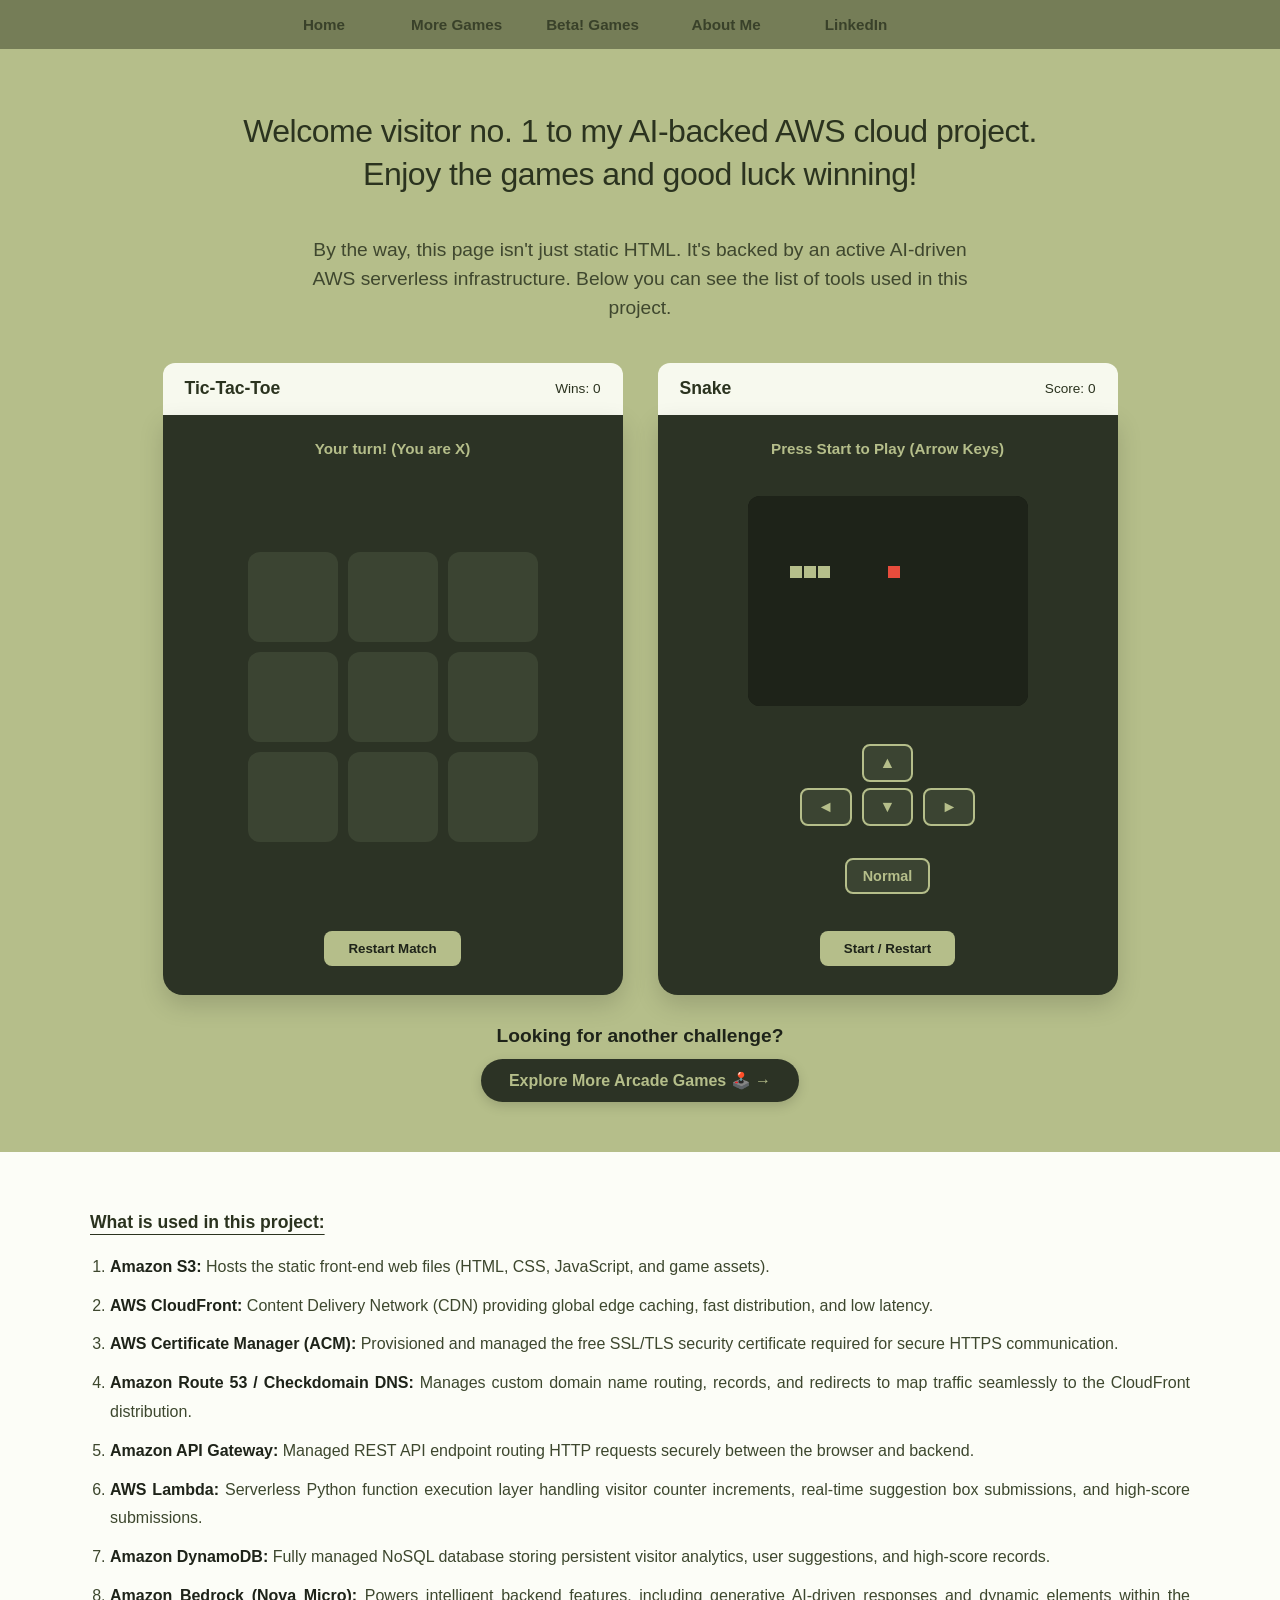
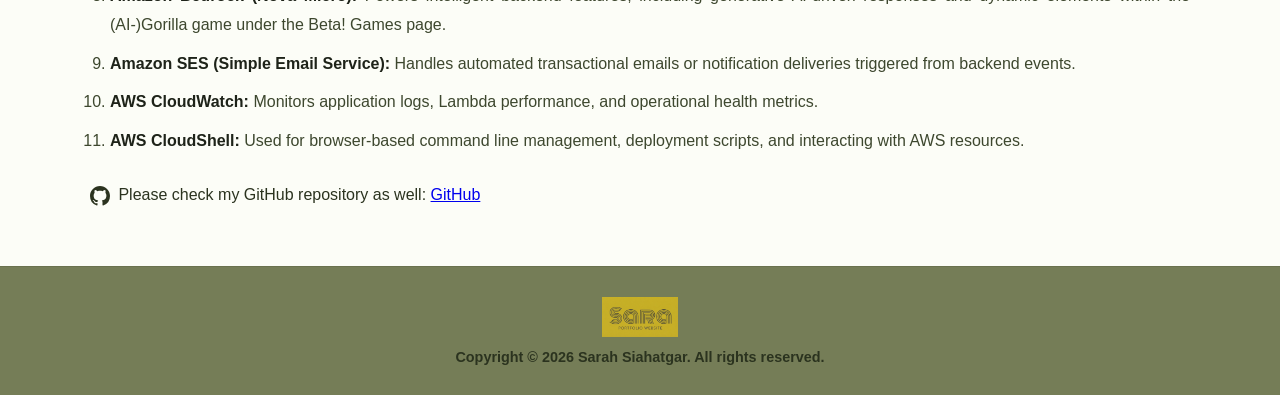
<file: index.html>
<!DOCTYPE html>
<html lang="en">
<head>
  <meta charset="UTF-8">
  <meta name="viewport" content="width=device-width, initial-scale=1.0">
  <title>Sarah's AWS Cloud Arcade</title>
  <link rel="icon" href="logo.jpg">
  
  <!-- Stylesheets -->
  <link rel="stylesheet" href="css/global.css">
  <link rel="stylesheet" href="css/style.css">
</head>
<body>

<!-- Navigation Bar -->
  <header>
    <button class="hamburger" id="hamburgerBtn" aria-label="Toggle navigation">
      <span></span>
      <span></span>
      <span></span>
    </button>

    <nav class="nav-links" id="navLinks">
      <!-- Close Button for Mobile -->
      <button class="close-menu-btn" id="closeMenuBtn" aria-label="Close navigation">&times;</button>
      <a href="index.html">Home</a>
      <a href="games.html">More Games</a>
      <a href="beta-games.html">Beta! Games</a>
      <a href="about.html">About Me</a>
      <a href="https://www.linkedin.com/in/sara-siahatgar-b6a0151b5/" target="_blank" rel="noopener noreferrer">LinkedIn</a>
    </nav>
    
    <div style="width: 100px;"></div>
  </header>

  <!-- Hero Section -->
  <section class="hero">
    <h1>
      Welcome visitor no. <span id="visitorCount">...</span> to my AI-backed AWS cloud project.<br>
      Enjoy the games and good luck winning!
    </h1>
    <p class="architecture-note">
      By the way, this page isn't just static HTML. It's backed by an active AI-driven AWS serverless infrastructure. Below you can see the list of tools used in this project.
    </p>
  </section>

  <!-- Games Container -->
  <main class="games-container">

    <!-- Game 1: Tic-Tac-Toe -->
    <div class="game-card">
      <div class="game-header">
        <span>Tic-Tac-Toe</span>
        <span style="font-size: 0.85rem; font-weight: normal;">Wins: <span id="tttScore">0</span></span>
      </div>
      <div class="game-body">
        <div class="game-status" id="tttStatus">Your turn! (You are X)</div>
        <div class="ttt-board" id="tttBoard">
          <button class="ttt-cell" onclick="makeMove(0)"></button>
          <button class="ttt-cell" onclick="makeMove(1)"></button>
          <button class="ttt-cell" onclick="makeMove(2)"></button>
          <button class="ttt-cell" onclick="makeMove(3)"></button>
          <button class="ttt-cell" onclick="makeMove(4)"></button>
          <button class="ttt-cell" onclick="makeMove(5)"></button>
          <button class="ttt-cell" onclick="makeMove(6)"></button>
          <button class="ttt-cell" onclick="makeMove(7)"></button>
          <button class="ttt-cell" onclick="makeMove(8)"></button>
        </div>
        <button class="action-btn" onclick="resetTTT()">Restart Match</button>
      </div>
    </div>

    <!-- Game 2: Snake -->
    <div class="game-card">
      <div class="game-header">
        <span>Snake</span>
        <span style="font-size: 0.85rem; font-weight: normal;">Score: <span id="snakeScore">0</span></span>
      </div>
      <div class="game-body">
        <div class="game-status" id="snakeStatus">Press Start to Play (Arrow Keys)</div>
        <canvas id="snakeCanvas" width="280" height="210"></canvas>
        
        <!-- On-Screen Touch Controls for Mobile -->
		<div class="touch-pad">
		  <div class="touch-row">
			<button class="control-btn" onpointerdown="changeSnakeDirection('ArrowUp'); event.preventDefault();">▲</button>
		  </div>
		  <div class="touch-row">
			<button class="control-btn" onpointerdown="changeSnakeDirection('ArrowLeft'); event.preventDefault();">◄</button>
			<button class="control-btn" onpointerdown="changeSnakeDirection('ArrowDown'); event.preventDefault();">▼</button>
			<button class="control-btn" onpointerdown="changeSnakeDirection('ArrowRight'); event.preventDefault();">►</button>
		  </div>
		</div>

        <div>
          <button id="difficultyBtn" class="difficulty-btn" onclick="toggleDifficulty()">Normal</button>
        </div>

        <button class="action-btn" onclick="startSnake()">Start / Restart</button>
      </div>
    </div>

  </main>

  <!-- Call to Action Banner -->
	<div style="text-align: center; margin-top: -30px; margin-bottom: 50px;">
		<p style="font-size: 1.2rem; font-weight: 600; color: #1e2319; margin-bottom: 12px;">
		  Looking for another challenge?
		</p>
		<a href="games.html" class="arcade-redirect-btn">
		  Explore More Arcade Games 🕹️ →
		</a>
	  </div>
  
  <!-- Architecture & Tools Section -->
  <section class="tools-section">
    <div class="tools-content">
      <h2>What is used in this project:</h2>
      <ol class="tools-list" style="text-align: justify;">
        <li><strong>Amazon S3:</strong> Hosts the static front-end web files (HTML, CSS, JavaScript, and game assets).</li>
        <li><strong>AWS CloudFront:</strong> Content Delivery Network (CDN) providing global edge caching, fast distribution, and low latency.</li>
        <li><strong>AWS Certificate Manager (ACM):</strong> Provisioned and managed the free SSL/TLS security certificate required for secure HTTPS communication.</li>
        <li><strong>Amazon Route 53 / Checkdomain DNS:</strong> Manages custom domain name routing, records, and redirects to map traffic seamlessly to the CloudFront distribution.</li>
        <li><strong>Amazon API Gateway:</strong> Managed REST API endpoint routing HTTP requests securely between the browser and backend.</li>
        <li><strong>AWS Lambda:</strong> Serverless Python function execution layer handling visitor counter increments, real-time suggestion box submissions, and high-score submissions.</li>
        <li><strong>Amazon DynamoDB:</strong> Fully managed NoSQL database storing persistent visitor analytics, user suggestions, and high-score records.</li>
        <li><strong>Amazon Bedrock (Nova Micro):</strong> Powers intelligent backend features, including generative AI-driven responses and dynamic elements within the (AI-)Gorilla game under the Beta! Games page.</li>
        <li><strong>Amazon SES (Simple Email Service):</strong> Handles automated transactional emails or notification deliveries triggered from backend events.</li>
        <li><strong>AWS CloudWatch:</strong> Monitors application logs, Lambda performance, and operational health metrics.</li>
        <li><strong>AWS CloudShell:</strong> Used for browser-based command line management, deployment scripts, and interacting with AWS resources.</li>
      </ol>
      
      <p style="margin-top: 30px;">
        <svg height="20" width="20" viewBox="0 0 16 16" style="vertical-align: middle; fill: currentColor; margin-right: 4px;" aria-hidden="true"><path d="M8 0c4.42 0 8 3.58 8 8a8.013 8.013 0 0 1-5.45 7.59c-.4.08-.55-.17-.55-.38 0-.27.01-1.13.01-2.2 0-.75-.25-1.23-.54-1.48 1.78-.2 3.65-.88 3.65-3.95 0-.88-.31-1.59-.82-2.15.08-.2.36-1.02-.08-2.12 0 0-.67-.22-2.2.82-.64-.18-1.32-.27-2-.27-.68 0-1.36.09-2 .27-1.53-1.03-2.2-.82-2.2-.82-.44 1.1-.16 1.92-.08 2.12-.51.56-.82 1.28-.82 2.15 0 3.06 1.86 3.75 3.64 3.95-.23.2-.44.55-.51 1.07-.46.21-1.61.55-2.33-.66-.15-.24-.6-.83-1.23-.82-.67.01-.27.38.01.53.34.19.73.9.82 1.13.16.45.68 1.31 2.69.94 0 .67.01 1.3.01 1.49 0 .21-.15.45-.55.38A7.995 7.995 0 0 1 0 8c0-4.42 3.58-8 8-8Z"></path></svg>
        Please check my GitHub repository as well: <a href="https://github.com/sarahsiahatgar/cloud-resume-arcade" target="_blank">GitHub</a>
      </p>
    </div>
  </section>

  <!-- Footer -->
  <footer>
    <a href="index.html">
      <img src="logo.jpg" alt="Sarah Portfolio Logo">
    </a>
    <div>Copyright © 2026 Sarah Siahatgar. All rights reserved.</div>
  </footer>

  <!-- Scripts -->
  <script type="module">
    import { initTicTacToe } from './js/tictactoe.js';
    import { initSnake } from './js/snake.js';
    import { initVisitorCounter } from './js/visitor-counter.js';
    import { initHamburger } from './js/hamburger.js';
    
    document.addEventListener('DOMContentLoaded', () => {
      initVisitorCounter();
      initTicTacToe();
      initSnake();
      initHamburger();
    });
  </script>
</body>
</html>
</file>
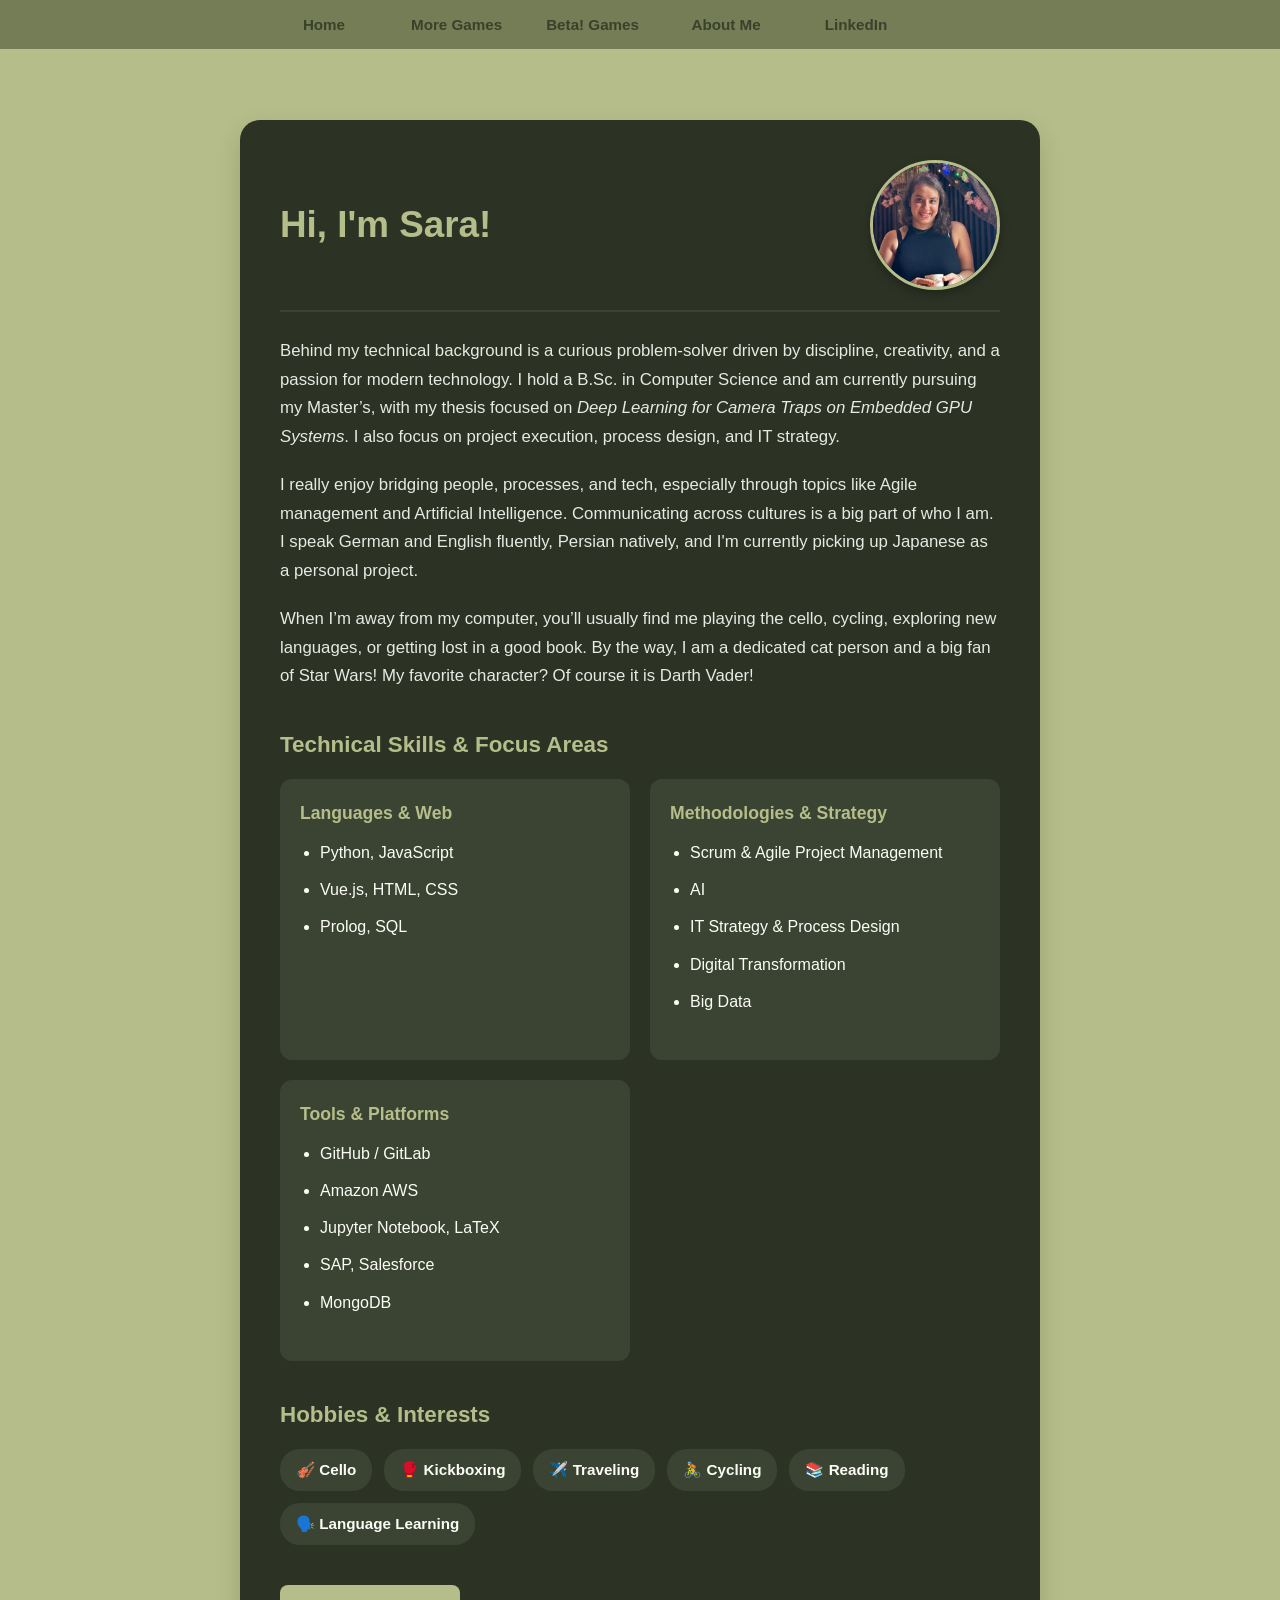
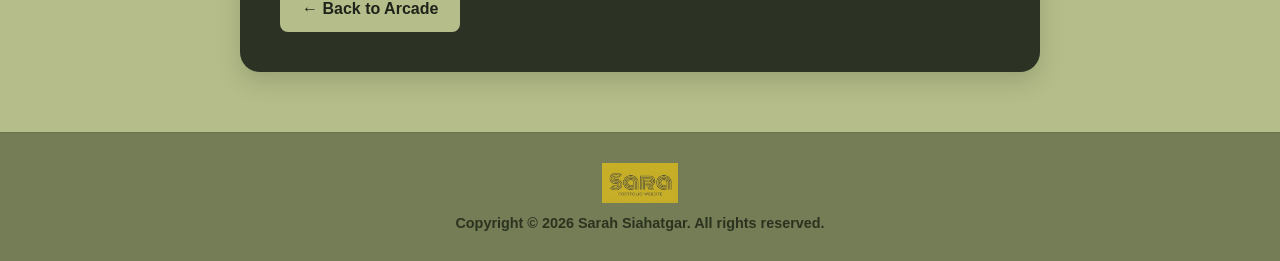
<file: about.html>
<!DOCTYPE html>
<html lang="en">
<head>
  <meta charset="UTF-8">
  <meta name="viewport" content="width=device-width, initial-scale=1.0">
  <title>About | Sara's AWS Portfolio</title>
  <link rel="icon" href="logo.jpg">
  
  <!-- Stylesheets -->
  <link rel="stylesheet" href="css/global.css">
  <link rel="stylesheet" href="css/aboutstyle.css">
</head>
<body>

  <!-- Navigation Bar -->
  <header>
    <button class="hamburger" id="hamburgerBtn" aria-label="Toggle navigation">
      <span></span>
      <span></span>
      <span></span>
    </button>

    <nav class="nav-links" id="navLinks">
	  <!-- Close Button for Mobile -->
	  <button class="close-menu-btn" id="closeMenuBtn" aria-label="Close navigation">&times;</button>
	  
	  <a href="index.html">Home</a>
	  <a href="games.html">More Games</a>
	  <a href="beta-games.html">Beta! Games</a>
	  <a href="about.html">About Me</a>
	  <a href="https://www.linkedin.com/in/sara-siahatgar-b6a0151b5/" target="_blank" rel="noopener noreferrer">LinkedIn</a>
	</nav>
	
    <div style="width: 100px;"></div>
  </header>

  <!-- Main Content -->
  <main class="about-card">
    
    <!-- Profile Header -->
    <div class="profile-header">
      <h1>Hi, I'm Sara!</h1>
      <img src="profile.jpg" alt="Sara" class="profile-img">
    </div>

   <p>
      Behind my technical background is a curious problem-solver driven by discipline, creativity, and a passion for modern technology. I hold a B.Sc. in Computer Science and am currently pursuing my Master’s, with my thesis focused on <em>Deep Learning for Camera Traps on Embedded GPU Systems</em>. I also focus on project execution, process design, and IT strategy.
    </p>

    <p>
      I really enjoy bridging people, processes, and tech, especially through topics like Agile management and Artificial Intelligence. Communicating across cultures is a big part of who I am. I speak German and English fluently, Persian natively, and I'm currently picking up Japanese as a personal project.
    </p>

    <p>
      When I’m away from my computer, you’ll usually find me playing the cello, cycling, exploring new languages, or getting lost in a good book. By the way, I am a dedicated cat person and a big fan of Star Wars! My favorite character? Of course it is Darth Vader!
    </p>

    <h2>Technical Skills & Focus Areas</h2>
    <div class="skills-grid">
      <div class="skill-category">
        <h3>Languages & Web</h3>
        <ul>
          <li>Python, JavaScript</li>
          <li>Vue.js, HTML, CSS</li>
          <li>Prolog, SQL</li>
        </ul>
      </div>

      <div class="skill-category">
        <h3>Methodologies & Strategy</h3>
        <ul>
          <li>Scrum & Agile Project Management</li>
          <li>AI</li>
          <li>IT Strategy & Process Design</li>
          <li>Digital Transformation</li>
          <li>Big Data</li>
        </ul>
      </div>

      <div class="skill-category">
        <h3>Tools & Platforms</h3>
        <ul>
          <li>GitHub / GitLab</li>
          <li>Amazon AWS</li>
          <li>Jupyter Notebook, LaTeX</li>
          <li>SAP, Salesforce</li>
          <li>MongoDB</li>
        </ul>
      </div>
    </div>

    <h2>Hobbies & Interests</h2>
    <div class="hobby-tags">
      <span class="hobby-tag">🎻 Cello</span>
      <span class="hobby-tag">🥊 Kickboxing</span>
      <span class="hobby-tag">✈️ Traveling</span>
      <span class="hobby-tag">🚴 Cycling</span>
      <span class="hobby-tag">📚 Reading</span>
      <span class="hobby-tag">🗣️ Language Learning</span>
    </div>

    <a href="index.html" class="action-btn">← Back to Arcade</a>
  </main>
  
  <!-- Footer -->
  <footer>
    <a href="index.html">
      <img src="logo.jpg" alt="Sarah Portfolio Logo">
    </a>
    <div>Copyright © 2026 Sarah Siahatgar. All rights reserved.</div>
  </footer>

  <!-- Scripts -->
  <script type="module">
    import { initHamburger } from './js/hamburger.js';
    
    document.addEventListener('DOMContentLoaded', () => {
      initHamburger();
    });
  </script>
</body>
</html>
</file>
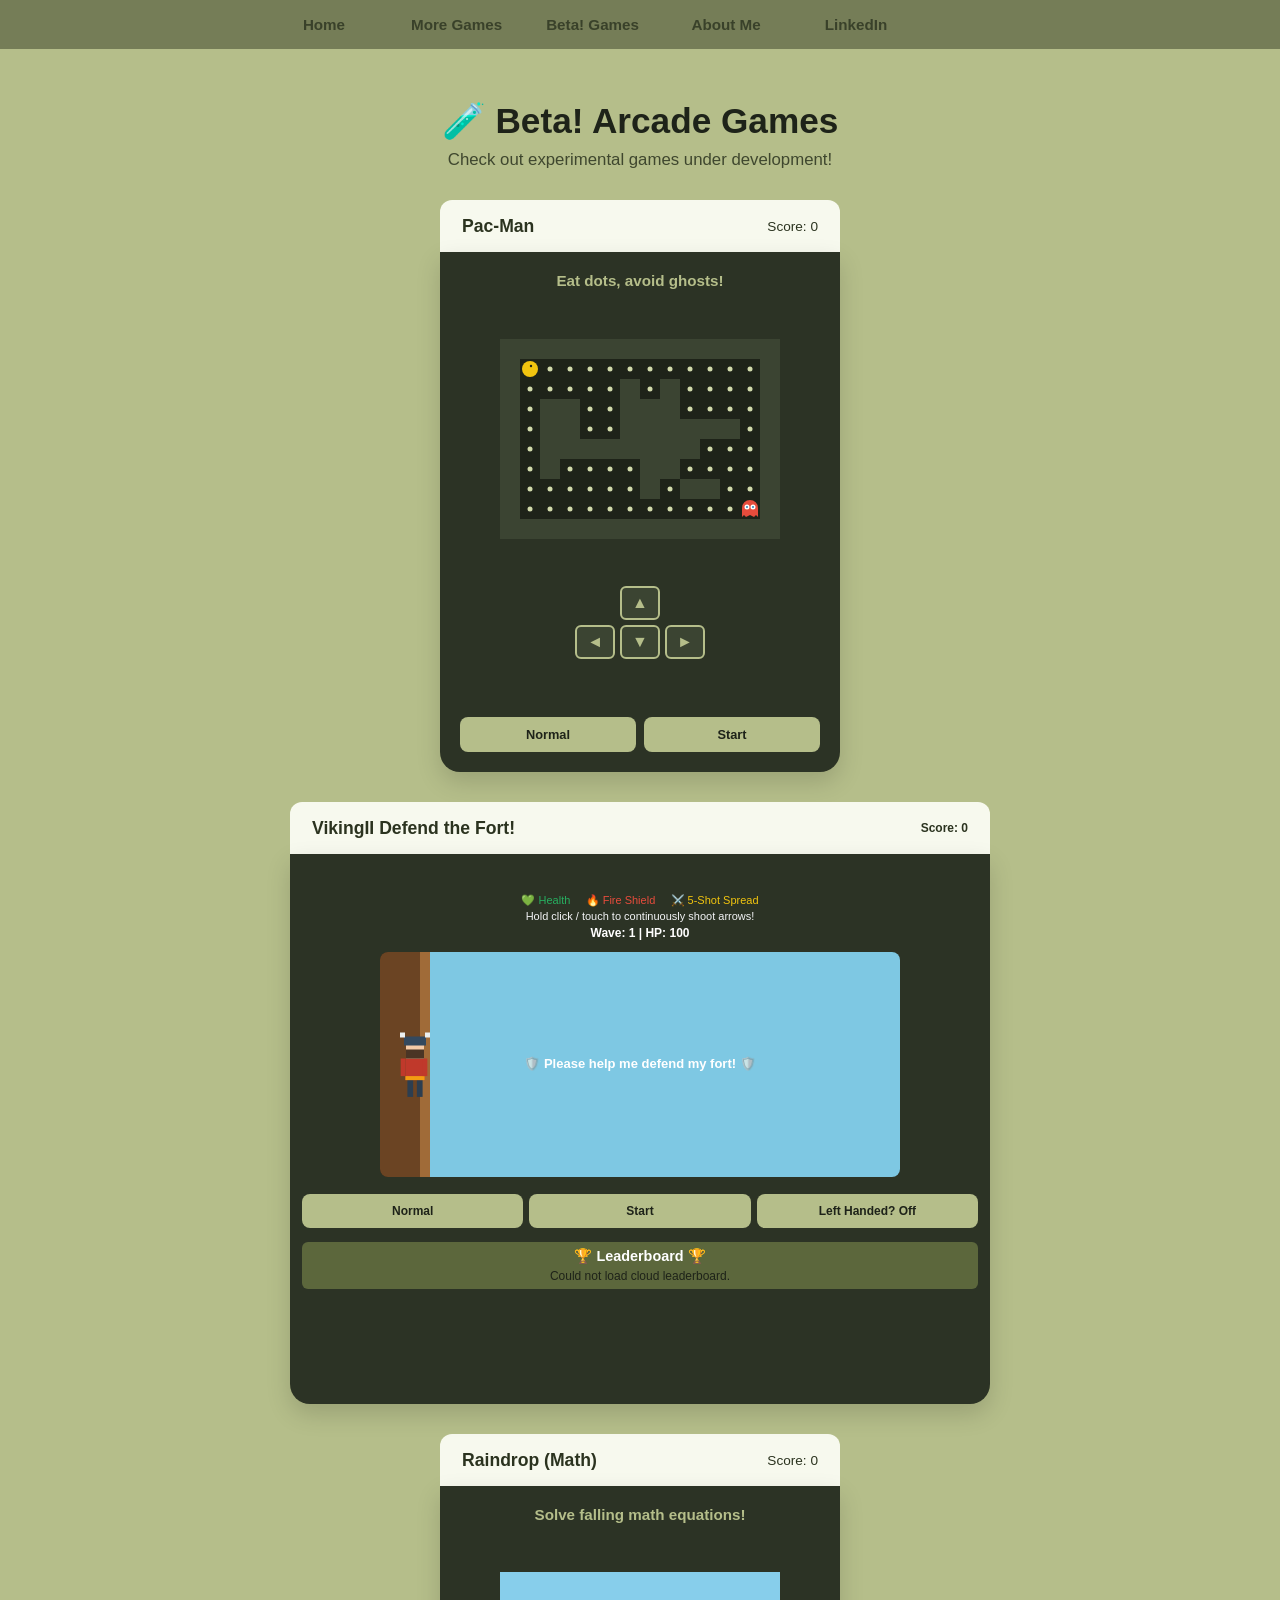
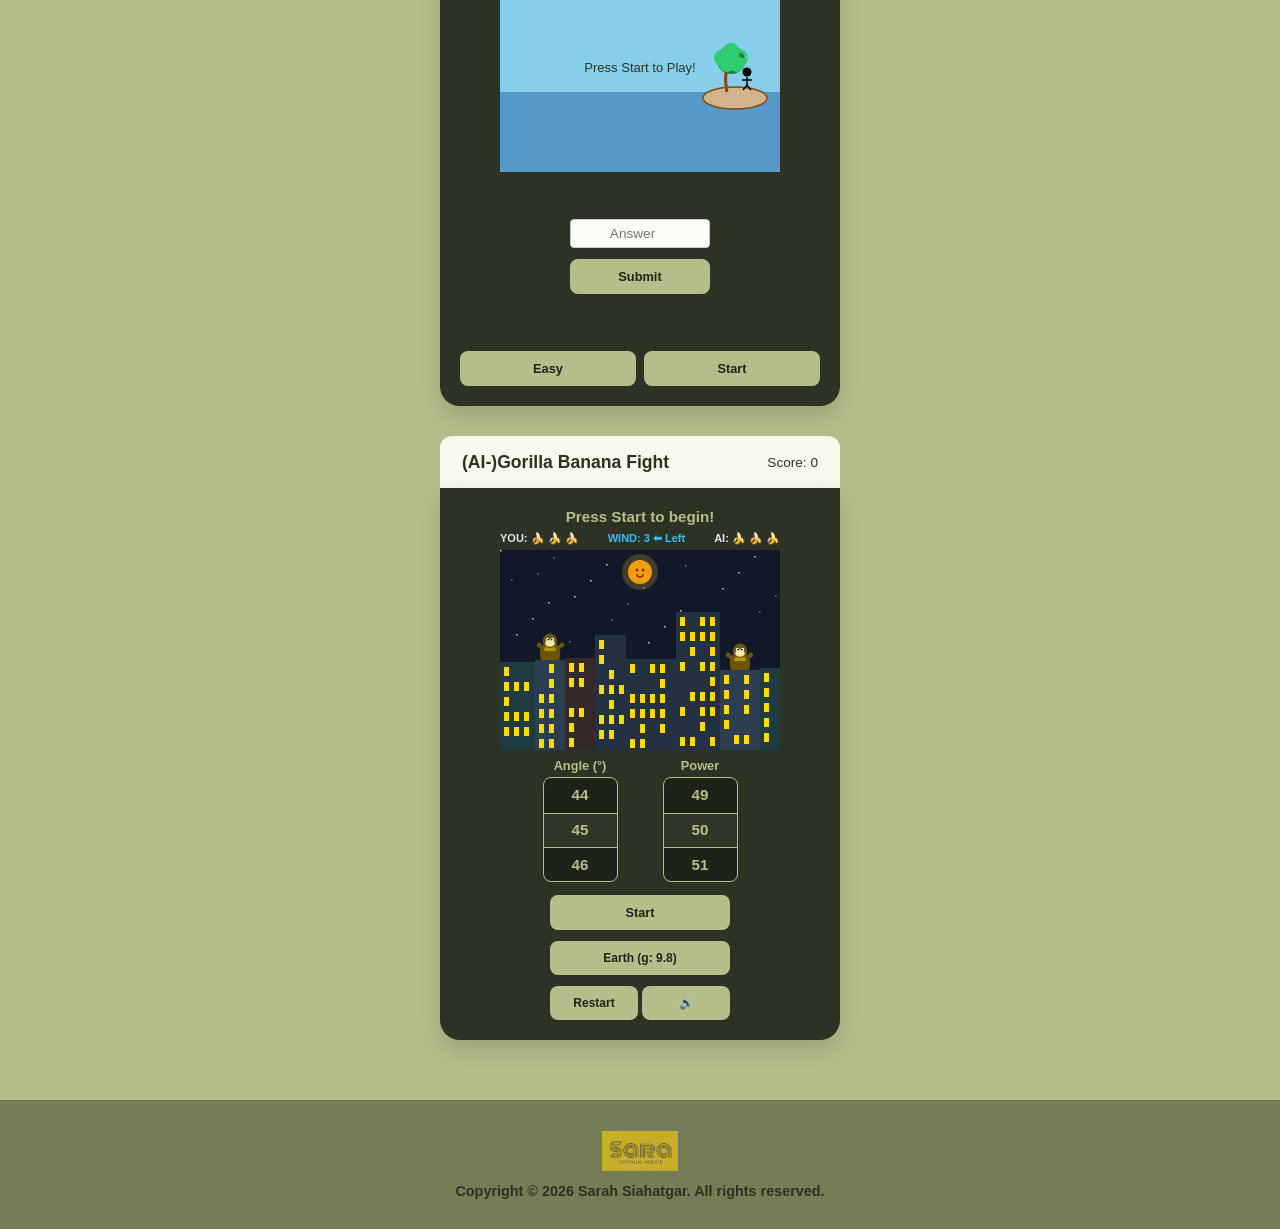
<file: beta-games.html>
<!DOCTYPE html>
<html lang="en">
<head>
  <meta charset="UTF-8">
  <meta name="viewport" content="width=device-width, initial-scale=1.0">
  <title>Beta! Games | Sara's AWS Arcade</title>
  <link rel="icon" href="logo.jpg">
  
  <!-- Stylesheets -->
  <link rel="stylesheet" href="css/global.css">
  <link rel="stylesheet" href="css/betagamestyle.css">
</head>
<body>

  <!-- Navigation Bar -->
  <header>
    <button class="hamburger" id="hamburgerBtn" aria-label="Toggle navigation">
      <span></span>
      <span></span>
      <span></span>
    </button>

    <nav class="nav-links" id="navLinks">
	  <!-- Close Button for Mobile -->
	  <button class="close-menu-btn" id="closeMenuBtn" aria-label="Close navigation">&times;</button>
	  
	  <a href="index.html">Home</a>
	  <a href="games.html">More Games</a>
	  <a href="beta-games.html">Beta! Games</a>
	  <a href="about.html">About Me</a>
	  <a href="https://www.linkedin.com/in/sara-siahatgar-b6a0151b5/" target="_blank" rel="noopener noreferrer">LinkedIn</a>
	</nav>
	
    <div style="width: 100px;"></div>
  </header>

  <!-- Page Title -->
  <div class="page-title">
    <h1>🧪 Beta! Arcade Games</h1>
    <p>Check out experimental games under development!</p>
  </div>

  <!-- Games Container -->
  <main class="games-container">

    <!-- Game 1: Pac-Man -->
    <div class="game-card">
      <div class="game-header">
        <span>Pac-Man</span>
        <span style="font-size: 0.85rem; font-weight: normal;">Score: <span id="pacScore">0</span></span>
      </div>
      <div class="game-body">
        <div class="game-status" id="pacStatus">Eat dots, avoid ghosts!</div>
        
        <canvas id="pacmanCanvas" width="280" height="200"></canvas>
        
        <!-- On-Screen Direction Controls for Mobile -->
        <div class="touch-controls" style="display: grid; grid-template-columns: repeat(3, 1fr); gap: 5px; max-width: 150px; margin: 5px auto;">
          <div></div>
          <button class="control-btn" id="pacUpBtn">▲</button>
          <div></div>
          <button class="control-btn" id="pacLeftBtn">◄</button>
          <button class="control-btn" id="pacDownBtn">▼</button>
          <button class="control-btn" id="pacRightBtn">►</button>
        </div>

        <!-- Pac-Man Action Buttons -->
        <div style="display: flex; gap: 8px; width: 100%; justify-content: center; margin-top: 5px;">
          <button class="pac-action-btn" id="pacDifficultyBtn">Normal</button>
          <button class="pac-action-btn" id="pacMainActionBtn">Start</button>
        </div>
      </div>
    </div>

    <!-- Game 2: Viking Defense -->
    <div class="game-card viking-card">
      <div class="game-header">
        <span>VikingII Defend the Fort!</span>
        <div style="display: flex; gap: 12px; font-size: 0.85rem; font-weight: normal;">
          <div style="font-size: 12px; font-weight: bold;"> Score: <span id="scoreDisplay">0</span></div>
        </div>
      </div>
      <div class="game-body" style="position: relative;">
        <div class="game-status" id="powerupStatus"></div>
        
        <!-- Viking Info & Instructions -->
        <div style="text-align: center; color: #ffffff; font-family: 'Segoe UI', sans-serif; margin-bottom: 8px;">
          <div style="font-size: 11px; margin-bottom: 3px;">
            <span style="color: #27ae60;">💚 Health</span> &nbsp;&nbsp;&nbsp;
            <span style="color: #e74c3c;">🔥 Fire Shield</span> &nbsp;&nbsp;&nbsp;
            <span style="color: #f1c40f;">⚔️ 5-Shot Spread</span>
          </div>
          <div style="font-size: 11px; margin-bottom: 4px; color: #f3f4f6;">Hold click / touch to continuously shoot arrows!</div>
          <div style="font-size: 12px; font-weight: bold;">
            <span id="waveDisplay">Wave: 1</span> | <span id="hpDisplay">HP: 100</span>
          </div>
        </div>

        <canvas id="vikingCanvas" width="520" height="225" style="background: #1e2319; display: block; margin: 0 auto; border-radius: 8px;"></canvas>
        
        <!-- Game Over Message -->
        <div id="gameOverScreen" style="display: none; position: absolute; top: 15%; left: 50%; transform: translateX(-50%); background: rgba(30, 35, 25, 0.9); padding: 8px 16px; border-radius: 6px; text-align: center; color: #fff; z-index: 10; pointer-events: none;">
          <h4 id="gameOverMsg" style="margin: 0; font-size: 1rem; color: #ef4444;">Fallen!</h4>
        </div>

        <!-- Game Over Score & Name Input -->
        <div id="gameOverInputRow" style="display: none; align-items: center; justify-content: center; gap: 8px; margin-top: 8px; color: #fff; font-size: 0.85rem;">
          <span id="finalScoreLabel" style="font-weight: bold;">Score: 0</span>
          <input type="text" id="playerName" placeholder="Enter your name" style="padding: 4px 8px; width: 140px; border-radius: 4px; border: 1px solid #ccc; font-size: 0.8rem; background: #fcfdf7; color: #1e2319;" />
        </div>

        <!-- Controls Toolbar -->
        <div style="display: flex; gap: 6px; width: 100%; justify-content: center; margin-top: 8px; flex-wrap: wrap; align-items: center;">
          <button class="action-btn" id="vikingDifficultyBtn" style="font-size: 0.75rem; flex: 1;">Normal</button>
          <button class="action-btn" id="startBtn" style="font-size: 0.75rem; flex: 1;">Start</button>
          <button class="action-btn" id="pauseBtn" style="display: none; font-size: 0.75rem; flex: 1;">Pause</button>
          <button class="action-btn" id="restartBtn" style="display: none; font-size: 0.75rem; flex: 1;">Restart</button>
          <button class="action-btn" id="submitScoreBtn" style="display: none; font-size: 0.75rem; background: #10b981; flex: 1;">Submit Score</button>
          <button class="action-btn" id="exitGameBtn" style="display: none; font-size: 0.75rem; flex: 1;">Exit</button>
          <button class="action-btn" id="leftHandedBtn" style="font-size: 0.75rem; flex: 1;">Left Handed? Off</button>         
        </div>

        <!-- Leaderboard List -->
        <div class="leaderboard-container">
          <h3>🏆 Leaderboard 🏆</h3>
          <ul id="leaderboardList">
            <li style="text-align: center; color: #fff;">Loading scores...</li>
          </ul>
        </div>
      </div>
    </div>

	<!-- Game 3: Raindrop -->
    <div class="game-card">
      <div class="game-header">
        <span>Raindrop (Math)</span>
        <span style="font-size: 0.85rem; font-weight: normal;">Score: <span id="raindropScore">0</span></span>
      </div>
      <div class="game-body">
        <div class="game-status" id="raindropStatus">Solve falling math equations!</div>
        
        <canvas id="raindropCanvas" width="280" height="200"></canvas>
        
        <!-- Answer Input & Submit Box Stacked -->
        <div style="display: flex; flex-direction: column; gap: 6px; width: 100%; max-width: 140px; margin: 5px auto; align-items: center;">
          <input type="number" id="raindropAnswerInput" placeholder="Answer" style="padding: 6px; width: 100%; border-radius: 4px; border: 1px solid #ccc; font-size: 0.85rem; background: #fcfdf7; color: #1e2319; text-align: center;" disabled />
          <button class="pac-action-btn" id="raindropSubmitBtn" style="width: 100%;">Submit</button>
        </div>

        <!-- Raindrop Action Buttons -->
        <div style="display: flex; gap: 8px; width: 100%; justify-content: center; margin-top: 5px;">
          <button class="pac-action-btn" id="raindropDifficultyBtn">Easy</button>
          <button class="pac-action-btn" id="raindropMainActionBtn">Start</button>
        </div>
      </div>
    </div>

	<!-- Game 4: Gorilla (Banana Throw) -->
	<div class="game-card">
	  <div class="game-header">
		<span>(AI-)Gorilla Banana Fight</span>
		<span style="font-size: 0.85rem; font-weight: normal;">Score: <span id="gorillaScore">0</span></span>
	  </div>
	  <div class="game-body">
		<div class="game-status" id="gorillaStatus">Press Start to begin!</div>
		
		<canvas id="gorillaCanvas" width="280" height="200"></canvas>
		
		<!-- Wheels Container -->
		<div style="display: flex; justify-content: space-around; width: 100%; max-width: 240px; margin: 8px auto 0 auto; align-items: center;">
		  
		  <!-- Angle Wheel -->
		  <div style="display: flex; flex-direction: column; align-items: center; gap: 4px;">
			<span style="color: #b5be8a; font-weight: bold; font-size: 0.8rem;">Angle (°)</span>
			<div class="ios-picker-container">
			  <div class="ios-picker-highlight"></div>
			  <div class="ios-picker-scroll" id="angleWheel"></div>
			</div>
			<input type="hidden" id="angleInput" value="45">
		  </div>

		  <!-- Power Wheel -->
		  <div style="display: flex; flex-direction: column; align-items: center; gap: 4px;">
			<span style="color: #b5be8a; font-weight: bold; font-size: 0.8rem;">Power</span>
			<div class="ios-picker-container">
			  <div class="ios-picker-highlight"></div>
			  <div class="ios-picker-scroll" id="powerWheel"></div>
			</div>
			<input type="hidden" id="powerInput" value="50">
		  </div>

		</div>

		<!-- Gorilla Action Buttons -->
		<div style="display: flex; flex-direction: column; gap: 6px; width: 100%; max-width: 180px; margin: 8px auto 0 auto; align-items: center;">
			<button class="pac-action-btn" id="gorillaFireBtn" style="width: 100%; text-align: center;">Start</button>
			
			<!-- Planet Button -->
			<button class="pac-action-btn" id="gorillaPlanetBtn" style="width: 100%; font-size: 0.75rem; text-align: center;">Planet: Earth (g: 9.8)</button>
			
			<!-- Restart & Sound -->
			<div style="display: flex; gap: 4px; width: 100%; justify-content: center;">
				<button class="pac-action-btn" id="gorillaMainActionBtn" style="flex: 1; font-size: 0.75rem; text-align: center;">Restart</button>
				<button class="pac-action-btn" id="gorillaSoundBtn" style="flex: 1; font-size: 0.75rem; text-align: center;">🔊</button>
			</div>
		</div>
</div>
	  </div>
	</div>
</div>
	
  </main>

  <!-- Footer -->
  <footer>
    <a href="index.html">
      <img src="logo.jpg" alt="Sarah Portfolio Logo">
    </a>
    <div>Copyright © 2026 Sarah Siahatgar. All rights reserved.</div>
  </footer>

  <!-- Scripts -->
  <script type="module">
    import { initHamburger } from './js/hamburger.js';	
	import { initPacman } from './js/pacman.js';
    import { initVikingGame } from './js/vikingII.js';
	import { initRaindropGame } from './js/raindrop.js';
    import { initGorillaGame } from './js/gorilla.js';
	import { initIOSWheels } from './js/iosWheel.js';

    document.addEventListener('DOMContentLoaded', () => {
      initHamburger();
	  initPacman();
      initVikingGame();
      initRaindropGame();
      initGorillaGame();
	  initIOSWheels();
    });
  </script>
</body>
</html>
</file>
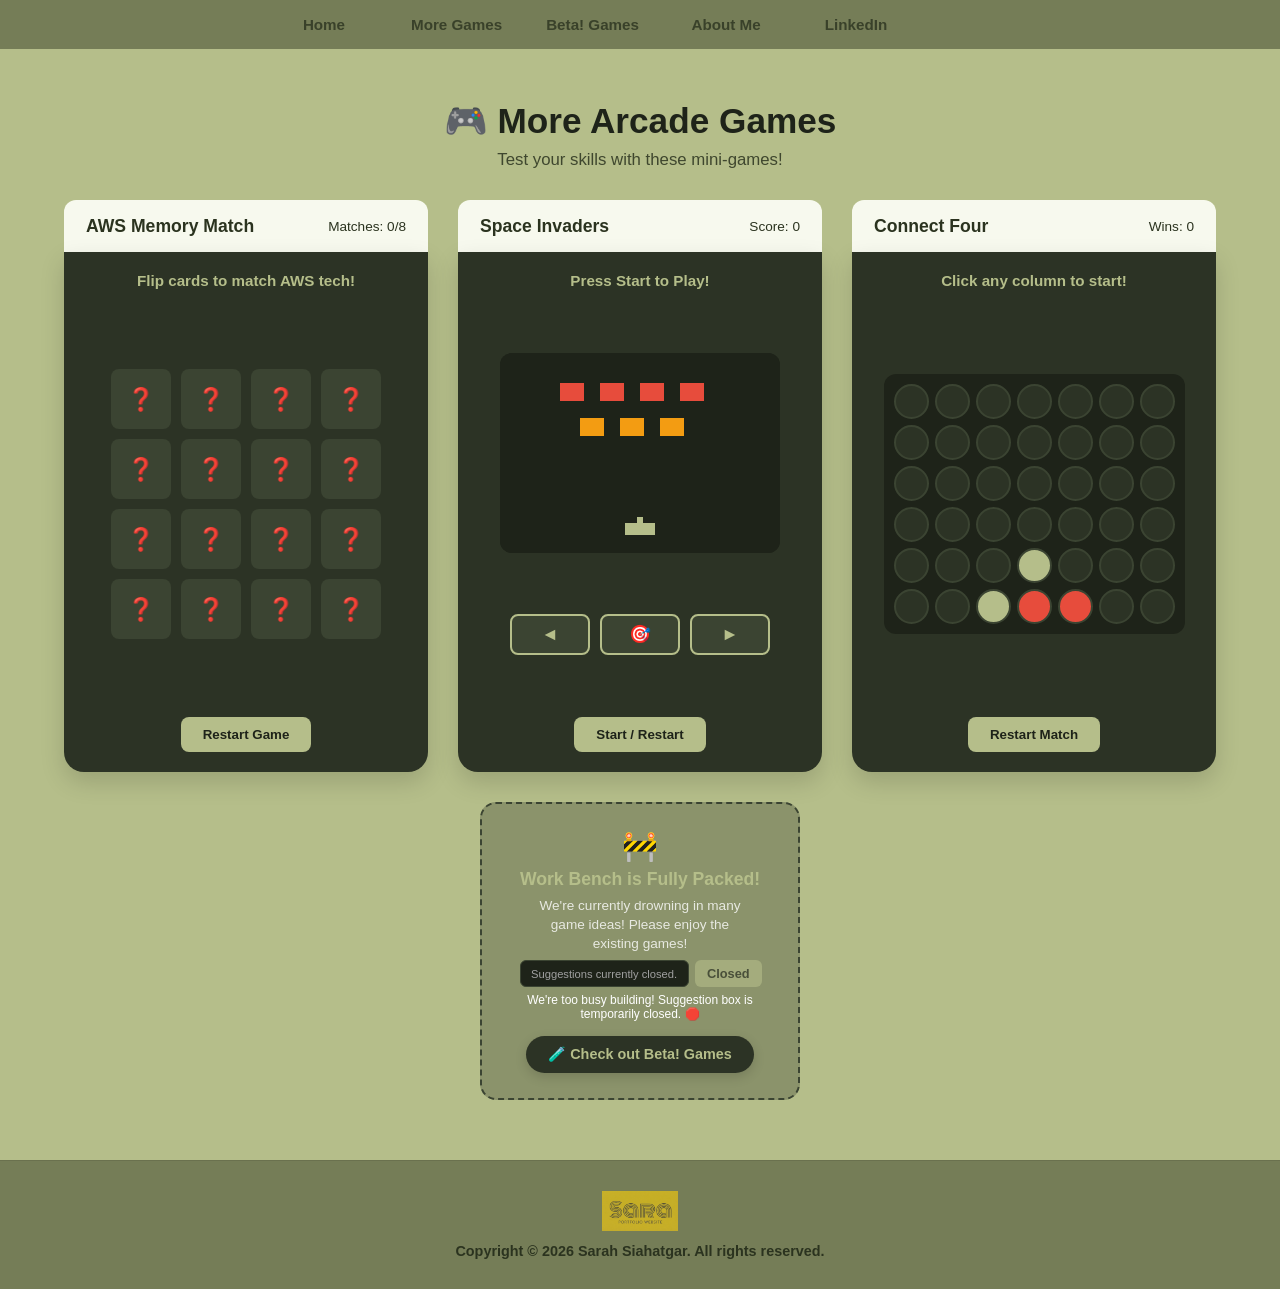
<file: games.html>
<!DOCTYPE html>
<html lang="en">
<head>
  <meta charset="UTF-8">
  <meta name="viewport" content="width=device-width, initial-scale=1.0">
  <title>More Games | Sara's AWS Arcade</title>
  <link rel="icon" href="logo.jpg">
  
  <!-- Stylesheets -->
  <link rel="stylesheet" href="css/global.css">
  <link rel="stylesheet" href="css/gamestyle.css">
</head>
<body>

  <!-- Navigation Bar -->
  <header>
    <button class="hamburger" id="hamburgerBtn" aria-label="Toggle navigation">
      <span></span>
      <span></span>
      <span></span>
    </button>

    <nav class="nav-links" id="navLinks">
	  <!-- Close Button for Mobile -->
	  <button class="close-menu-btn" id="closeMenuBtn" aria-label="Close navigation">&times;</button>
	  
	  <a href="index.html">Home</a>
	  <a href="games.html">More Games</a>
	  <a href="beta-games.html">Beta! Games</a>
	  <a href="about.html">About Me</a>
	  <a href="https://www.linkedin.com/in/sara-siahatgar-b6a0151b5/" target="_blank" rel="noopener noreferrer">LinkedIn</a>
	</nav>

    <div style="width: 100px;"></div>
  </header>

  <!-- Page Title -->
  <div class="page-title">
    <h1>🎮 More Arcade Games</h1>
    <p>Test your skills with these mini-games!</p>
  </div>

  <!-- Games Container -->
  <main class="games-container">

    <!-- Game 1: AWS Memory Match -->
    <div class="game-card">
      <div class="game-header">
        <span>AWS Memory Match</span>
        <span style="font-size: 0.85rem; font-weight: normal;">Matches: <span id="memScore">0</span>/8</span>
      </div>
      <div class="game-body">
        <div class="game-status" id="memStatus">Flip cards to match AWS tech!</div>
        <div class="memory-grid" id="memoryBoard"></div>
        <button class="action-btn" id="restartMemBtn">Restart Game</button>
      </div>
    </div>

    <!-- Game 2: Space Invaders -->
    <div class="game-card">
      <div class="game-header">
        <span>Space Invaders</span>
        <span style="font-size: 0.85rem; font-weight: normal;">Score: <span id="invaderScore">0</span></span>
      </div>
      <div class="game-body">
        <div class="game-status" id="invaderStatus">Press Start to Play!</div>
        <canvas id="invadersCanvas" width="280" height="200"></canvas>
        
        <!-- On-Screen Touch Controls for Mobile -->
        <div class="touch-controls">
          <button class="control-btn" id="invaderLeftBtn">◄</button>
          <button class="control-btn" id="invaderFireBtn">🎯</button>
          <button class="control-btn" id="invaderRightBtn">►</button>
        </div>

        <button class="action-btn" id="startInvadersBtn">Start / Restart</button>
      </div>
    </div>

    <!-- Game 3: Connect Four -->
    <div class="game-card">
      <div class="game-header">
        <span>Connect Four</span>
        <span style="font-size: 0.85rem; font-weight: normal;">Wins: <span id="c4Score">0</span></span>
      </div>
      <div class="game-body">
        <div class="game-status" id="c4Status">Click any column to start!</div>
        <div class="c4-board" id="c4Board"></div>
        <button class="action-btn" id="restartC4Btn">Restart Match</button>
      </div>
    </div>
<!--
   Suggestion Box Card
    <div class="coming-soon-card">
      <div style="font-size: 1.8rem; margin-bottom: 6px;">🛠️</div>
      <h3>New Games Under Construction!</h3>
      <p style="margin-bottom: 10px;">Have a game you'd like to see here?</p>
      
      <div class="suggestion-form">
        <input type="text" id="gameSuggestion" placeholder="e.g., Flappy Bird, Pac-Man..." maxlength="50">
        <button type="button" id="submitSuggestionBtn">Suggest</button>
      </div>
      <div id="suggestionMsg" class="suggestion-status"></div>
    </div>
-->
	<!-- Suggestion Box Card -->
    <div class="coming-soon-card">
      <div style="font-size: 1.8rem; margin-bottom: 6px;">🚧</div>
      <h3>Work Bench is Fully Packed!</h3>
      <p style="margin-bottom: 7px;">We're currently drowning in many game ideas! Please enjoy the existing games!</p>
      
      <div class="suggestion-form">
        <input type="text" id="gameSuggestion" placeholder="Currently closed..." maxlength="50" disabled>
        <button type="button" id="submitSuggestionBtn" disabled style="opacity: 0.6; cursor: not-allowed;">Closed</button>
      </div>
      <div id="suggestionMsg" class="suggestion-status" style="color: #e74c3c;">The dev desk is piled high! Check back later.</div>
	  <!-- Button to redirect to Beta Games -->
		<div style="text-align: center; margin: 15px 0 0 0;">
		  <a href="beta-games.html" class="beta-redirect-btn">
			🧪 Check out Beta! Games
		  </a>
		</div>
    </div>

  </main>

  <!-- Footer -->
  <footer>
    <a href="index.html">
      <img src="logo.jpg" alt="Sarah Portfolio Logo">
    </a>
    <div>Copyright © 2026 Sarah Siahatgar. All rights reserved.</div>
  </footer>

  <!-- Scripts -->
  <script type="module">
    import { initMemoryGame } from './js/memory.js';
    import { initSpaceInvaders } from './js/spaceinvaders.js';
    import { initConnectFour } from './js/connectfour.js';
    import { initSuggestionBox } from './js/suggestion.js';
    import { initHamburger } from './js/hamburger.js';
    
    document.addEventListener('DOMContentLoaded', () => {
      initMemoryGame();
      initSpaceInvaders();
      initConnectFour();
      initSuggestionBox();
      initHamburger();
    });
  </script>
</body>
</html>
</file>
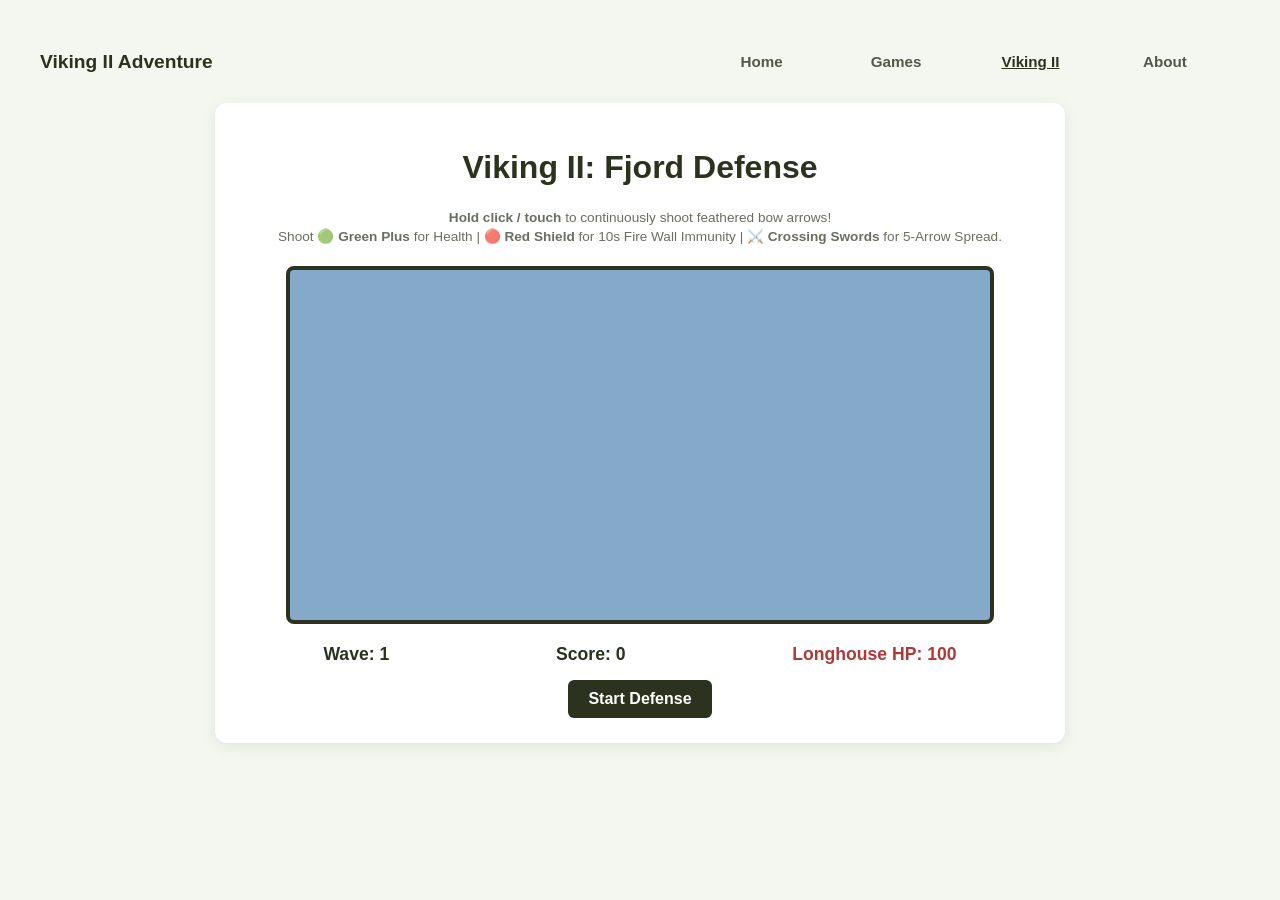
<file: others/newGamesTest.html>
<!DOCTYPE html>
<html lang="en">
<head>
  <meta charset="UTF-8">
  <meta name="viewport" content="width=device-width, initial-scale=1.0">
  <title>Viking II - Fjord Defense</title>
  <style>
    body {
      font-family: 'Segoe UI', Tahoma, Geneva, Verdana, sans-serif;
      background-color: #f4f6f0;
      color: #2b331f;
      display: flex;
      flex-direction: column;
      align-items: center;
      margin: 0;
      padding: 20px;
      touch-action: none;
    }

    header {
      width: 100%;
      max-width: 1200px;
      display: flex;
      justify-content: space-between;
      align-items: center;
      padding: 25px 40px;
    }

    .nav-links a {
      color: #2b331f;
      text-decoration: none;
      font-weight: 600;
      font-size: 0.95rem;
      margin-right: 20px;
      opacity: 0.8;
      transition: opacity 0.2s;
      display: inline-block;
      min-width: 110px;
      text-align: center;
      padding: 8px 12px;
      box-sizing: border-box;
    }

    .nav-links a.active, .nav-links a:hover {
      opacity: 1;
      text-decoration: underline;
    }

    .game-container {
      text-align: center;
      background: white;
      padding: 25px;
      border-radius: 12px;
      box-shadow: 0 4px 15px rgba(0,0,0,0.08);
      max-width: 800px;
      width: 100%;
    }

    canvas {
      background: #85a9c9; /* Bright and clear daytime fjord sky / water tone */
      border: 4px solid #2b331f;
      border-radius: 8px;
      display: block;
      margin: 20px auto;
      image-rendering: pixelated;
      cursor: crosshair;
    }

    .controls-hint {
      font-size: 0.85rem;
      opacity: 0.7;
      margin-bottom: 15px;
      line-height: 1.4;
    }

    button {
      background-color: #2b331f;
      color: white;
      border: none;
      padding: 10px 20px;
      font-size: 1rem;
      border-radius: 6px;
      cursor: pointer;
      font-weight: bold;
      transition: background 0.2s;
    }

    button:hover {
      background-color: #4a5738;
    }

    input[type="text"] {
      padding: 8px;
      font-size: 1rem;
      border: 2px solid #ccc;
      border-radius: 6px;
      margin-right: 10px;
    }
  </style>
</head>
<body>

  <header>
    <div class="header-title" style="font-size: 1.2rem; font-weight: 600; color: #2b331f;">Viking II Adventure</div>
    <div class="nav-links">
      <a href="index.html">Home</a>
      <a href="games.html">Games</a>
      <a href="viking2.html" class="active">Viking II</a>
      <a href="about.html">About</a>
    </div>
  </header>

  <div class="game-container">
    <h1>Viking II: Fjord Defense</h1>
    <p class="controls-hint">
      <strong>Hold click / touch</strong> to continuously shoot feathered bow arrows!<br>
      Shoot 🟢 <strong>Green Plus</strong> for Health | 🔴 <strong>Red Shield</strong> for 10s Fire Wall Immunity | ⚔️ <strong>Crossing Swords</strong> for 5-Arrow Spread.
    </p>
    
    <canvas id="gameCanvas" width="700" height="350"></canvas>
    
    <div style="display: flex; justify-content: space-around; font-size: 1.1rem; font-weight: bold; margin-bottom: 15px;">
      <span id="waveDisplay">Wave: 1</span>
      <span id="scoreDisplay">Score: 0</span>
      <span id="healthDisplay" style="color: #b33939;">Longhouse HP: 100</span>
    </div>

    <div id="gameOverScreen" style="display: none;">
      <h3>The Longhouse Has Fallen!</h3>
      <p>Enter your name to log your legacy on the global leaderboard:</p>
      <input type="text" id="playerName" placeholder="Your Name" maxlength="15">
      <button onclick="submitScore()">Save Score</button>
      <br><br>
      <button onclick="restartGame()">Defend Again</button>
    </div>
    
    <button id="startBtn" onclick="startGame()">Start Defense</button>
  </div>

  <script>
    const API_URL = "YOUR_API_GATEWAY_URL_HERE"; // Replace with your actual AWS API Gateway URL

    const canvas = document.getElementById("gameCanvas");
    const ctx = canvas.getContext("2d");

    let gameInterval;
    let score = 0;
    let wave = 1;
    let longhouseHp = 100;
    let isGameOver = false;

    let enemies = [];
    let powerUps = [];
    let projectiles = [];

    let isShooting = false;
    let targetX = 0;
    let targetY = 0;
    let shootTimer = 0;
    
    let shieldActive = false;
    let shieldTimer = 0;
    let multiShotActive = false;
    let multiShotTimer = 0;

    const defender = {
      x: 35,
      y: canvas.height / 2
    };

    function startGame() {
      document.getElementById("startBtn").style.display = "none";
      document.getElementById("gameOverScreen").style.display = "none";
      score = 0;
      wave = 1;
      longhouseHp = 100;
      isGameOver = false;
      enemies = [];
      powerUps = [];
      projectiles = [];
      isShooting = false;
      shootTimer = 0;
      shieldActive = false;
      shieldTimer = 0;
      multiShotActive = false;
      multiShotTimer = 0;

      spawnWave();
      gameInterval = setInterval(updateGame, 1000 / 60);
    }

    function spawnWave() {
      let enemyCount = 3 + wave * 2;
      for (let i = 0; i < enemyCount; i++) {
        let isHeavy = Math.random() < 0.08; 

        enemies.push({
          x: canvas.width + Math.random() * 300 + (i * 60),
          y: Math.random() * (canvas.height - 110) + 40,
          width: isHeavy ? 36 : 24,
          height: isHeavy ? 56 : 40,
          speed: isHeavy ? 0.8 + (wave * 0.2) : 1.2 + (wave * 0.3),
          hp: isHeavy ? 4 : 1,
          maxHp: isHeavy ? 4 : 1,
          isHeavy: isHeavy
        });
      }

      let types = [];
      if (longhouseHp < 100) types.push('health');
      types.push('shield', 'multishot');

      if (Math.random() < 0.75 && types.length > 0) {
        let chosenType = types[Math.floor(Math.random() * types.length)];
        powerUps.push({
          x: canvas.width + 100,
          y: Math.random() * (canvas.height - 80) + 30,
          width: 26,
          height: 26,
          speed: 1.5,
          type: chosenType
        });
      }
    }

    function getCanvasCoordinates(e) {
      const rect = canvas.getBoundingClientRect();
      const clientX = e.touches ? e.touches[0].clientX : e.clientX;
      const clientY = e.touches ? e.touches[0].clientY : e.clientY;
      return {
        x: clientX - rect.left,
        y: clientY - rect.top
      };
    }

    canvas.addEventListener("mousedown", function(e) {
      if (isGameOver) return;
      isShooting = true;
      const coords = getCanvasCoordinates(e);
      targetX = coords.x;
      targetY = coords.y;
    });

    window.addEventListener("mousemove", function(e) {
      if (!isShooting || isGameOver) return;
      const coords = getCanvasCoordinates(e);
      targetX = coords.x;
      targetY = coords.y;
    });

    window.addEventListener("mouseup", function() {
      isShooting = false;
    });

    canvas.addEventListener("touchstart", function(e) {
      if (isGameOver) return;
      e.preventDefault();
      isShooting = true;
      const coords = getCanvasCoordinates(e);
      targetX = coords.x;
      targetY = coords.y;
    }, { passive: false });

    canvas.addEventListener("touchmove", function(e) {
      if (!isShooting || isGameOver) return;
      e.preventDefault();
      const coords = getCanvasCoordinates(e);
      targetX = coords.x;
      targetY = coords.y;
    }, { passive: false });

    window.addEventListener("touchend", function() {
      isShooting = false;
    });

    function fireArrow(angleOffset = 0) {
      const angle = Math.atan2(targetY - defender.y, targetX - defender.x) + angleOffset;
      const speed = 9;

      projectiles.push({
        x: defender.x,
        y: defender.y,
        dx: Math.cos(angle) * speed,
        dy: Math.sin(angle) * speed,
        angle: angle,
        length: 22,
        width: 4
      });
    }

    // Detailed Minecraft-style human rig with horns for all vikings
    function drawMinecraftHuman(x, y, w, h, isHeavy, isPlayer = false) {
      let headSize = w * 0.75;
      let headX = x + (w - headSize) / 2;
      let headY = y;
      
      let torsoW = w * 0.8;
      let torsoH = h * 0.45;
      let torsoX = x + (w - torsoW) / 2;
      let torsoY = headY + headSize;

      let limbW = w * 0.28;
      let limbH = h * 0.35;
      let legY = torsoY + torsoH;

      if (isPlayer) {
        // --- CHIEFTAIN PLAYER SKIN ---
        // Legs
        ctx.fillStyle = "#2c3e50";
        ctx.fillRect(torsoX + 2, legY, limbW - 1, limbH);
        ctx.fillRect(torsoX + torsoW - limbW - 1, legY, limbW - 1, limbH);

        // Torso / Tunic
        ctx.fillStyle = "#c0392b";
        ctx.fillRect(torsoX, torsoY, torsoW, torsoH);
        // Belt
        ctx.fillStyle = "#f39c12";
        ctx.fillRect(torsoX, torsoY + torsoH - 4, torsoW, 4);

        // Arms
        ctx.fillStyle = "#c0392b";
        ctx.fillRect(torsoX - limbW + 2, torsoY, limbW - 2, torsoH - 4);
        ctx.fillRect(torsoX + torsoW - 2, torsoY, limbW - 2, torsoH - 4);

        // Head & Skin
        ctx.fillStyle = "#f5cba7";
        ctx.fillRect(headX, headY, headSize, headSize);
        // Beard / Hair
        ctx.fillStyle = "#4a3525";
        ctx.fillRect(headX, headY + headSize * 0.5, headSize, headSize * 0.5);

        // Horned Helmet
        ctx.fillStyle = "#34495e";
        ctx.fillRect(headX - 2, headY - 4, headSize + 4, headSize * 0.5);
        ctx.fillStyle = "#ecf0f1"; // Horns
        ctx.fillRect(headX - 6, headY - 8, 5, 5);
        ctx.fillRect(headX + headSize + 1, headY - 8, 5, 5);
      } else if (isHeavy) {
        // --- HEAVY ELITE RAIDER ---
        // Health Bar above
        ctx.fillStyle = "#222";
        ctx.fillRect(x - 4, y - 14, w + 8, 5);
        ctx.fillStyle = "#e74c3c";
        ctx.fillRect(x - 3, y - 13, (w + 6) * (this.hp / this.maxHp), 3);

        // Legs (Armored boots)
        ctx.fillStyle = "#273746";
        ctx.fillRect(torsoX + 2, legY, limbW - 1, limbH);
        ctx.fillRect(torsoX + torsoW - limbW - 1, legY, limbW - 1, limbH);

        // Torso / Heavy Bronze Armor
        ctx.fillStyle = "#78281f";
        ctx.fillRect(torsoX, torsoY, torsoW, torsoH);
        ctx.fillStyle = "#d4ac0d"; // Gold chest plate trim
        ctx.fillRect(torsoX + 3, torsoY + 4, torsoW - 6, 4);

        // Arms
        ctx.fillStyle = "#78281f";
        ctx.fillRect(torsoX - limbW + 2, torsoY, limbW - 2, torsoH - 4);
        ctx.fillRect(torsoX + torsoW - 2, torsoY, limbW - 2, torsoH - 4);

        // Head
        ctx.fillStyle = "#f5cba7";
        ctx.fillRect(headX, headY, headSize, headSize);
        // Face features / fierce eyes
        ctx.fillStyle = "#17202a";
        ctx.fillRect(headX + 4, headY + 5, 3, 3);
        ctx.fillRect(headX + headSize - 7, headY + 5, 3, 3);

        // Elite Gold Horned Helmet
        ctx.fillStyle = "#b7950b";
        ctx.fillRect(headX - 3, headY - 5, headSize + 6, headSize * 0.55);
        ctx.fillStyle = "#f1c40f"; // Big golden horns
        ctx.fillRect(headX - 8, headY - 10, 6, 7);
        ctx.fillRect(headX + headSize + 2, headY - 10, 6, 7);
      } else {
        // --- NORMAL RAIDER (Brown Shirt & Horned Helmet) ---
        // Legs
        ctx.fillStyle = "#3e2723";
        ctx.fillRect(torsoX + 2, legY, limbW - 1, limbH);
        ctx.fillRect(torsoX + torsoW - limbW - 1, legY, limbW - 1, limbH);

        // Torso / Brown Tunic Shirt
        ctx.fillStyle = "#795548";
        ctx.fillRect(torsoX, torsoY, torsoW, torsoH);
        ctx.fillStyle = "#4e342e"; // Darker brown belt
        ctx.fillRect(torsoX, torsoY + torsoH - 4, torsoW, 3);

        // Arms
        ctx.fillStyle = "#795548";
        ctx.fillRect(torsoX - limbW + 2, torsoY, limbW - 2, torsoH - 4);
        ctx.fillRect(torsoX + torsoW - 2, torsoY, limbW - 2, torsoH - 4);

        // Head & Skin
        ctx.fillStyle = "#f5cba7";
        ctx.fillRect(headX, headY, headSize, headSize);
        // Beard
        ctx.fillStyle = "#3e2723";
        ctx.fillRect(headX + 2, headY + headSize * 0.6, headSize - 4, headSize * 0.4);

        // Horned Helmet for normal raider
        ctx.fillStyle = "#5d4037";
        ctx.fillRect(headX - 2, headY - 4, headSize + 4, headSize * 0.5);
        ctx.fillStyle = "#ecf0f1"; // Horns
        ctx.fillRect(headX - 5, headY - 7, 4, 4);
        ctx.fillRect(headX + headSize + 1, headY - 7, 4, 4);
      }
    }

    function updateGame() {
      ctx.clearRect(0, 0, canvas.width, canvas.height);

      if (isShooting && !isGameOver) {
        shootTimer++;
        if (shootTimer >= 12) {
          shootTimer = 0;
          if (multiShotActive) {
            fireArrow(-0.35);
            fireArrow(-0.17);
            fireArrow(0);
            fireArrow(0.17);
            fireArrow(0.35);
          } else {
            fireArrow(0);
          }
        }
      }

      if (shieldActive) {
        shieldTimer--;
        if (shieldTimer <= 0) shieldActive = false;
      }
      if (multiShotActive) {
        multiShotTimer--;
        if (multiShotTimer <= 0) multiShotActive = false;
      }

      // Draw Wall / Fire Barrier
      if (shieldActive) {
        ctx.fillStyle = "#b91c1c";
        ctx.fillRect(0, 0, 50, canvas.height);
        ctx.fillStyle = "#f97316";
        ctx.fillRect(40, 0, 16, canvas.height);

        let time = Date.now() / 80;
        ctx.fillStyle = "#fbbf24";
        for (let fy = 0; fy < canvas.height; fy += 20) {
          let flameHeight = 12 + Math.sin(time + fy) * 6;
          ctx.beginPath();
          ctx.moveTo(50, fy);
          ctx.lineTo(50 + flameHeight, fy + 10);
          ctx.lineTo(50, fy + 20);
          ctx.fill();
        }
      } else {
        ctx.fillStyle = "#6b4423";
        ctx.fillRect(0, 0, 50, canvas.height);
        ctx.fillStyle = "#a06b38";
        ctx.fillRect(40, 0, 10, canvas.height);
      }

      // Defender Chieftain (Minecraft Human style)
      drawMinecraftHuman(defender.x - 12, defender.y - 24, 24, 48, false, true);

      // Update & Draw Feathered Bow Arrows
      for (let i = projectiles.length - 1; i >= 0; i--) {
        let p = projectiles[i];
        p.x += p.dx;
        p.y += p.dy;

        ctx.save();
        ctx.translate(p.x, p.y);
        ctx.rotate(p.angle);
        
        ctx.fillStyle = "#8d6e63";
        ctx.fillRect(-p.length / 2, -p.width / 2, p.length, p.width);

        ctx.fillStyle = "#bdc3c7";
        ctx.beginPath();
        ctx.moveTo(p.length / 2, -p.width * 1.5);
        ctx.lineTo(p.length / 2 + 8, 0);
        ctx.lineTo(p.length / 2, p.width * 1.5);
        ctx.fill();

        ctx.fillStyle = "#e74c3c";
        ctx.beginPath();
        ctx.moveTo(-p.length / 2, 0);
        ctx.lineTo(-p.length / 2 - 6, -6);
        ctx.lineTo(-p.length / 2 - 3, 0);
        ctx.fill();
        ctx.beginPath();
        ctx.moveTo(-p.length / 2, 0);
        ctx.lineTo(-p.length / 2 - 6, 6);
        ctx.lineTo(-p.length / 2 - 3, 0);
        ctx.fill();

        ctx.restore();

        if (p.x > canvas.width || p.x < 0 || p.y > canvas.height || p.y < 0) {
          projectiles.splice(i, 1);
        }
      }

      // Power-Ups
      for (let i = powerUps.length - 1; i >= 0; i--) {
        let pu = powerUps[i];
        pu.x -= pu.speed;

        let cx = pu.x + pu.width / 2;
        let cy = pu.y + pu.height / 2;

        if (pu.type === 'health') {
          ctx.fillStyle = "#27ae60";
          ctx.fillRect(pu.x, pu.y, pu.width, pu.height);
          ctx.fillStyle = "#ffffff";
          ctx.fillRect(pu.x + pu.width * 0.35, pu.y + 4, pu.width * 0.3, pu.height - 8);
          ctx.fillRect(pu.x + 4, pu.y + pu.height * 0.35, pu.width - 8, pu.height * 0.3);
        } else if (pu.type === 'shield') {
          ctx.fillStyle = "#4a235a";
          ctx.fillRect(pu.x, pu.y, pu.width, pu.height);

          ctx.fillStyle = "#e74c3c";
          ctx.beginPath();
          ctx.moveTo(cx, pu.y + 3);
          ctx.lineTo(pu.x + pu.width - 3, pu.y + 8);
          ctx.lineTo(cx, pu.y + pu.height - 3);
          ctx.lineTo(pu.x + 3, pu.y + 8);
          ctx.closePath();
          ctx.fill();
          ctx.strokeStyle = "#f1c40f";
          ctx.lineWidth = 1.5;
          ctx.stroke();
        } else if (pu.type === 'multishot') {
          ctx.fillStyle = "#4a235a";
          ctx.fillRect(pu.x, pu.y, pu.width, pu.height);

          ctx.strokeStyle = "#bdc3c7";
          ctx.lineWidth = 2.5;
          
          ctx.beginPath();
          ctx.moveTo(cx - 7, cy - 7);
          ctx.lineTo(cx + 7, cy + 7);
          ctx.stroke();

          ctx.beginPath();
          ctx.moveTo(cx - 7, cy + 7);
          ctx.lineTo(cx + 7, cy - 7);
          ctx.stroke();

          ctx.fillStyle = "#f1c40f";
          ctx.fillRect(cx - 2, cy - 2, 4, 4);
        }

        if (pu.x <= 50) {
          powerUps.splice(i, 1);
          continue;
        }

        for (let j = projectiles.length - 1; j >= 0; j--) {
          let p = projectiles[j];
          if (
            p.x > pu.x &&
            p.x < pu.x + pu.width &&
            p.y > pu.y &&
            p.y < pu.y + pu.height
          ) {
            if (pu.type === 'health') {
              longhouseHp = Math.min(100, longhouseHp + 20);
            } else if (pu.type === 'shield') {
              shieldActive = true;
              shieldTimer = 600; // 10 seconds
            } else if (pu.type === 'multishot') {
              multiShotActive = true;
              multiShotTimer = 300; // 5 seconds
            }
            powerUps.splice(i, 1);
            projectiles.splice(j, 1);
            score += 50;
            break;
          }
        }
      }

      // Enemies (Minecraft-style humanoids)
      for (let i = enemies.length - 1; i >= 0; i--) {
        let enemy = enemies[i];
        enemy.x -= enemy.speed;

        drawMinecraftHuman.call(enemy, enemy.x, enemy.y, enemy.width, enemy.height, enemy.isHeavy, false);

        if (enemy.x <= 50) {
          if (shieldActive) {
            score += 15;
          } else {
            longhouseHp -= enemy.isHeavy ? 25 : 10;
            if (longhouseHp <= 0) {
              longhouseHp = 0;
              endGame();
            }
          }
          enemies.splice(i, 1);
          continue;
        }

        for (let j = projectiles.length - 1; j >= 0; j--) {
          let p = projectiles[j];
          if (
            p.x > enemy.x &&
            p.x < enemy.x + enemy.width &&
            p.y > enemy.y &&
            p.y < enemy.y + enemy.height
          ) {
            enemy.hp--;
            projectiles.splice(j, 1);

            if (enemy.hp <= 0) {
              enemies.splice(i, 1);
              score += enemy.isHeavy ? 100 : 25;
            }
            break;
          }
        }
      }

      if (enemies.length === 0 && !isGameOver) {
        wave++;
        score += 100 * wave;
        spawnWave();
      }

      let healthText = "Longhouse HP: " + longhouseHp;
      if (shieldActive) healthText += ` [🔥 FIRE WALL: ${Math.ceil(shieldTimer/60)}s]`;
      if (multiShotActive) healthText += ` [⚔️ 5-SHOT: ${Math.ceil(multiShotTimer/60)}s]`;

      document.getElementById("waveDisplay").textContent = "Wave: " + wave;
      document.getElementById("scoreDisplay").textContent = "Score: " + score;
      document.getElementById("healthDisplay").textContent = healthText;
    }

    function endGame() {
      clearInterval(gameInterval);
      isGameOver = true;
      document.getElementById("gameOverScreen").style.display = "block";
    }

    function restartGame() {
      startGame();
    }

    async function submitScore() {
      const nameInput = document.getElementById("playerName").value.trim() || "Anonymous";
      const finalScore = score;

      try {
        const response = await fetch(`${API_URL}?action=submit_score&name=${encodeURIComponent(nameInput)}&score=${finalScore}`);
        const data = await response.json();
        alert(data.message || "Score submitted successfully!");
        document.getElementById("gameOverScreen").style.display = "none";
        document.getElementById("startBtn").style.display = "block";
      } catch (err) {
        console.error("Error submitting score:", err);
        alert("Failed to save score. Check your network or API connection.");
      }
    }
  </script>
</body>
</html>
</file>
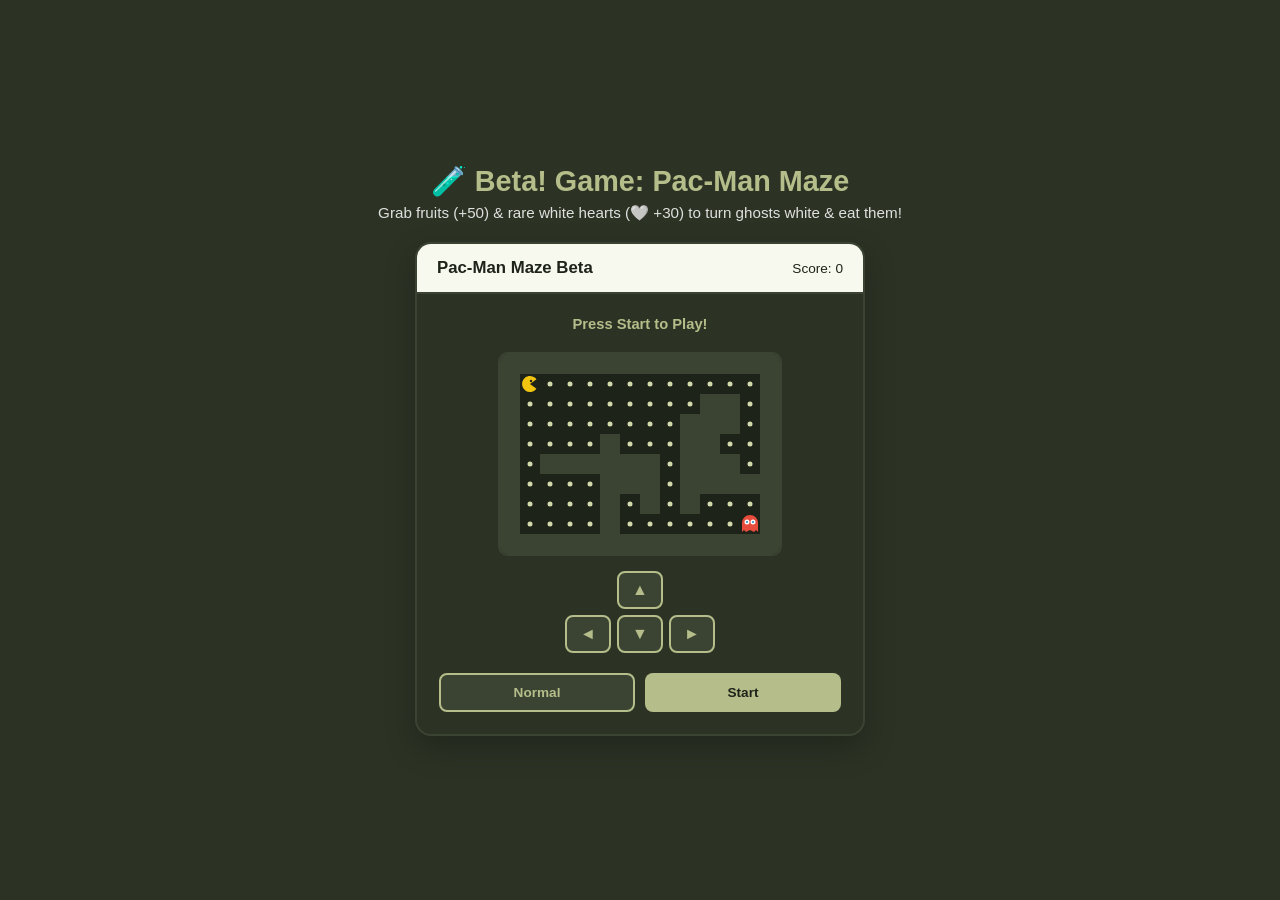
<file: others/pacman-original.html>
<!DOCTYPE html>
<html lang="en">
<head>
  <meta charset="UTF-8">
  <meta name="viewport" content="width=device-width, initial-scale=1.0">
  <title>Beta! Game: Pac-Man Maze | Sara's AWS Arcade</title>
  <style>
    /* CSS RESET & FONTS */
    * {
      box-sizing: border-box;
      margin: 0;
      padding: 0;
      font-family: 'Segoe UI', -apple-system, BlinkMacSystemFont, Roboto, sans-serif;
    }

    body {
      background-color: #2c3325;
      color: #ffffff;
      display: flex;
      flex-direction: column;
      align-items: center;
      justify-content: center;
      min-height: 100vh;
      overflow-x: hidden;
      padding: 20px;
    }

    /* PAGE TITLE */
    .page-title {
      text-align: center;
      margin-bottom: 20px;
    }

    .page-title h1 {
      font-size: 1.8rem;
      font-weight: 600;
      color: #b5be8a;
      margin-bottom: 6px;
    }

    .page-title p {
      font-size: 0.95rem;
      opacity: 0.85;
      color: #ffffff;
    }

    /* GAME PAGE CONTAINER */
    .game-page-container {
      display: flex;
      flex-direction: column;
      align-items: center;
      max-width: 450px;
      width: 100%;
    }

    .game-card-beta {
      width: 100%;
      background-color: #2c3325;
      border-radius: 16px;
      overflow: hidden;
      box-shadow: 0 12px 30px rgba(0,0,0,0.25);
      display: flex;
      flex-direction: column;
      border: 2px solid #3b4432;
    }

    .game-header {
      background-color: #f7f9ee;
      padding: 14px 20px;
      font-weight: 700;
      font-size: 1.05rem;
      display: flex;
      justify-content: space-between;
      align-items: center;
      color: #1e2319;
      border-bottom: 2px solid #3b4432;
    }

    .game-body {
      padding: 22px;
      display: flex;
      flex-direction: column;
      align-items: center;
      justify-content: space-between;
      color: #ffffff;
    }

    .game-status {
      font-size: 0.92rem;
      font-weight: 600;
      color: #b5be8a;
      min-height: 24px;
      text-align: center;
      margin-bottom: 12px;
    }

    /* PAC-MAN CANVAS & CONTROLS */
    canvas#pacmanCanvas {
      background-color: #1e2319;
      border-radius: 10px;
      border: 2px solid #3b4432;
      display: block;
      margin-bottom: 15px;
    }

    .pacman-controls {
      display: grid;
      grid-template-columns: repeat(3, 46px);
      grid-template-rows: repeat(2, 38px);
      gap: 6px;
      justify-content: center;
      margin-bottom: 15px;
    }

    .control-btn {
      background-color: #3b4432;
      color: #b5be8a;
      border: 2px solid #b5be8a;
      border-radius: 8px;
      font-size: 1rem;
      font-weight: 700;
      cursor: pointer;
      user-select: none;
      transition: background 0.1s, color 0.1s;
    }

    .control-btn:active {
      background-color: #b5be8a;
      color: #1e2319;
    }

    /* ACTION BAR BTNS */
    .action-bar {
      display: flex;
      gap: 10px;
      width: 100%;
      justify-content: center;
      margin-top: 5px;
    }

    .difficulty-btn {
      background-color: #3b4432;
      color: #b5be8a;
      border: 2px solid #b5be8a;
      padding: 10px 14px;
      border-radius: 8px;
      font-size: 0.85rem;
      font-weight: 700;
      cursor: pointer;
      outline: none;
      flex: 1;
      transition: background 0.2s;
    }

    .difficulty-btn:hover {
      background-color: #4a553f;
    }

    .action-btn {
      background-color: #b5be8a;
      color: #1e2319;
      border: none;
      padding: 10px 16px;
      border-radius: 8px;
      font-weight: 700;
      font-size: 0.85rem;
      cursor: pointer;
      flex: 1;
      transition: background 0.2s;
    }

    .action-btn:hover {
      background-color: #d2daab;
    }
  </style>
</head>
<body>

  <!-- PAGE TITLE -->
  <div class="page-title">
    <h1>🧪 Beta! Game: Pac-Man Maze</h1>
    <p>Grab fruits (+50) & rare white hearts (🤍 +30) to turn ghosts white & eat them!</p>
  </div>

  <!-- GAME CONTAINER -->
  <main class="game-page-container">
    <div class="game-card-beta">
      <div class="game-header">
        <span>Pac-Man Maze Beta</span>
        <span style="font-size: 0.85rem; font-weight: normal;">Score: <span id="pacScore">0</span></span>
      </div>
      <div class="game-body">
        <div class="game-status" id="pacStatus">Press Start to Play!</div>
        <canvas id="pacmanCanvas" width="280" height="200"></canvas>
        
        <!-- On-Screen Directional Controls -->
        <div class="pacman-controls">
          <div></div>
          <button class="control-btn" onclick="setNextDir(-1, 0)">▲</button>
          <div></div>
          <button class="control-btn" onclick="setNextDir(0, -1)">◄</button>
          <button class="control-btn" onclick="setNextDir(1, 0)">▼</button>
          <button class="control-btn" onclick="setNextDir(0, 1)">►</button>
        </div>

        <!-- ACTION BAR WITH DIFFICULTY & START BUTTONS -->
        <div class="action-bar">
          <button id="difficultyBtn" class="difficulty-btn" onclick="toggleDifficulty()">Normal</button>
          <button class="action-btn" onclick="startPacman()">Start</button>
        </div>
      </div>
    </div>
  </main>

  <script>
    /* ----------------------------------------------------
        GLOBAL ARROW KEY SCROLL PREVENTION
    ---------------------------------------------------- */
    window.addEventListener('keydown', e => {
      if (['ArrowUp', 'ArrowDown', 'ArrowLeft', 'ArrowRight', ' '].includes(e.key)) {
        e.preventDefault();
      }
      if (pacGameActive) {
        if (e.key === 'ArrowUp') setNextDir(-1, 0);
        if (e.key === 'ArrowDown') setNextDir(1, 0);
        if (e.key === 'ArrowLeft') setNextDir(0, -1);
        if (e.key === 'ArrowRight') setNextDir(0, 1);
      }
    });

    /* ----------------------------------------------------
       PAC-MAN MAZE GAME LOGIC
    ---------------------------------------------------- */
    const pacCanvas = document.getElementById('pacmanCanvas');
    const pacCtx = pacCanvas.getContext('2d');

    const tileSize = 20;
    const cols = pacCanvas.width / tileSize; // 14
    const rows = pacCanvas.height / tileSize; // 10

    let map = [];
    let pac = { r: 1, c: 1, x: 30, y: 30, dx: 0, dy: 0 };
    let nextDir = { r: 0, c: 0 };
    let pacDots = [];
    let currentFruit = null;
    let currentHeart = null;
    let fruitTimer = null;
    let heartTimer = null;
    let ghostVulnerableTimer = null;
    let ghosts = [];
    let pacScore = 0;
    let pacInterval = null;
    let pacGameActive = false;
    let ghostsVulnerable = false;
    let heartVulnerableStartTime = 0;
    const vulnerabilityDuration = 6000; // 6 seconds in milliseconds
    let currentDifficulty = 'Normal';

    // Difficulty toggle cycle: Normal -> Hard -> Easy -> Normal
    window.toggleDifficulty = function() {
      if (currentDifficulty === 'Normal') {
        currentDifficulty = 'Hard';
      } else if (currentDifficulty === 'Hard') {
        currentDifficulty = 'Easy';
      } else {
        currentDifficulty = 'Normal';
      }
      document.getElementById('difficultyBtn').textContent = currentDifficulty;

      // If a game is currently running, seamlessly update its speed
      if (pacGameActive) {
        restartGameLoopSpeed();
      }
    };

    function getSpeedInterval() {
      switch (currentDifficulty) {
        case 'Easy': return 280;   // Slower interval = slower ghosts
        case 'Hard': return 160;   // Faster interval = faster ghosts
        case 'Normal':
        default: return 220;       // Standard baseline speed
      }
    }

    function restartGameLoopSpeed() {
      if (pacInterval) clearInterval(pacInterval);
      pacInterval = setInterval(updateGame, getSpeedInterval());
    }

    function validateAccessibility(layout) {
      let visited = Array(rows).fill(0).map(() => Array(cols).fill(false));
      let queue = [{r: 1, c: 1}];
      visited[1][1] = true;
      let reachableCount = 0;
      let totalOpen = 0;

      for (let r = 0; r < rows; r++) {
        for (let c = 0; c < cols; c++) {
          if (layout[r][c] === 0) totalOpen++;
        }
      }

      while (queue.length > 0) {
        let curr = queue.shift();
        reachableCount++;
        let dirs = [{r: -1, c: 0}, {r: 1, c: 0}, {r: 0, c: -1}, {r: 0, c: 1}];
        dirs.forEach(d => {
          let nr = curr.r + d.r;
          let nc = curr.c + d.c;
          if (nr >= 0 && nr < rows && nc >= 0 && nc < cols && layout[nr][nc] === 0 && !visited[nr][nc]) {
            visited[nr][nc] = true;
            queue.push({r: nr, c: nc});
          }
        });
      }

      return reachableCount === totalOpen;
    }

    function generateGuaranteedConnectedLayout() {
      let valid = false;
      let attempts = 0;

      while (!valid && attempts < 100) {
        attempts++;
        let testMap = Array(rows).fill(0).map(() => Array(cols).fill(1));
        for (let r = 1; r < rows - 1; r++) {
          for (let c = 1; c < cols - 1; c++) {
            testMap[r][c] = 0;
          }
        }

        for (let i = 0; i < 18; i++) {
          let sr = Math.floor(Math.random() * (rows - 4)) + 2;
          let sc = Math.floor(Math.random() * (cols - 4)) + 2;
          let length = Math.floor(Math.random() * 4) + 2;
          let isVertical = Math.random() < 0.5;
          let isLShape = Math.random() < 0.3;

          let possible = true;
          let coords = [];
          for (let j = 0; j < length; j++) {
            let cr = sr + (isVertical ? j : 0);
            let cc = sc + (isVertical ? 0 : j);
            if (cr <= 0 || cr >= rows - 1 || cc <= 0 || cc >= cols - 1 || (cr <= 2 && cc <= 2) || (cr >= rows - 3 && cc >= cols - 3)) {
              possible = false;
              break;
            }
            coords.push({r: cr, c: cc});
          }

          let lCoords = [];
          if (possible && isLShape && length >= 3) {
            let branchLen = Math.floor(Math.random() * 2) + 2;
            let pivot = coords[Math.floor(coords.length / 2)];
            let dirOffset = Math.random() < 0.5 ? 1 : -1;
            for (let k = 1; k <= branchLen; k++) {
              let br = pivot.r + (isVertical ? 0 : k * dirOffset);
              let bc = pivot.c + (isVertical ? k * dirOffset : 0);
              if (br <= 0 || br >= rows - 1 || bc <= 0 || bc >= cols - 1) break;
              lCoords.push({r: br, c: bc});
            }
          }

          if (possible) {
            coords.forEach(pt => testMap[pt.r][pt.c] = 1);
            lCoords.forEach(pt => testMap[pt.r][pt.c] = 1);
          }
        }

        testMap[1][1] = 0;
        testMap[1][2] = 0;
        testMap[2][1] = 0;
        testMap[rows - 2][cols - 2] = 0;
        testMap[rows - 2][cols - 3] = 0;
        testMap[rows - 3][cols - 2] = 0;

        if (validateAccessibility(testMap)) {
          map = testMap;
          valid = true;
        }
      }

      if (!valid) {
        map = Array(rows).fill(0).map(() => Array(cols).fill(1));
        for (let r = 1; r < rows - 1; r++) {
          for (let c = 1; c < cols - 1; c++) {
            map[r][c] = 0;
          }
        }
      }
    }

    function initItems() {
      pacDots = [];
      for (let r = 0; r < rows; r++) {
        for (let c = 0; c < cols; c++) {
          if (map[r][c] === 0 && !(r === 1 && c === 1)) {
            pacDots.push({ r: r, c: c, active: true });
          }
        }
      }
      currentFruit = null;
      currentHeart = null;
    }

    function spawnRandomFruit() {
      if (!pacGameActive) return;
      const emptyTiles = [];
      for (let r = 0; r < rows; r++) {
        for (let c = 0; c < cols; c++) {
          if (map[r][c] === 0 && !(r === 1 && c === 1)) {
            emptyTiles.push({ r: r, c: c });
          }
        }
      }
      if (emptyTiles.length > 0) {
        const spot = emptyTiles[Math.floor(Math.random() * emptyTiles.length)];
        const fruitTypes = ['🍒', '🍌', '🍎', '🍓'];
        currentFruit = {
          r: spot.r,
          c: spot.c,
          type: fruitTypes[Math.floor(Math.random() * fruitTypes.length)]
        };
      }
    }

    function spawnRandomHeart() {
      if (!pacGameActive) return;
      if (ghostsVulnerable) return;

      const emptyTiles = [];
      for (let r = 0; r < rows; r++) {
        for (let c = 0; c < cols; c++) {
          if (map[r][c] === 0 && !(r === 1 && c === 1)) {
            emptyTiles.push({ r: r, c: c });
          }
        }
      }
      if (emptyTiles.length > 0) {
        const spot = emptyTiles[Math.floor(Math.random() * emptyTiles.length)];
        currentHeart = {
          r: spot.r,
          c: spot.c,
          type: '🤍'
        };
      }
    }

    function drawMaze() {
      pacCtx.fillStyle = '#1e2319';
      pacCtx.fillRect(0, 0, pacCanvas.width, pacCanvas.height);

      pacCtx.fillStyle = '#3b4432';
      for (let r = 0; r < rows; r++) {
        for (let c = 0; c < cols; c++) {
          if (map[r][c] === 1) {
            pacCtx.fillRect(c * tileSize, r * tileSize, tileSize, tileSize);
          }
        }
      }
    }

    function drawPacman(x, y, dx, dy) {
      pacCtx.fillStyle = '#f1c40f';
      pacCtx.beginPath();
      
      let angle = 0;
      if (dy > 0) angle = 0;
      else if (dy < 0) angle = Math.PI;
      else if (dx > 0) angle = Math.PI / 2;
      else if (dx < 0) angle = Math.PI * 1.5;

      let mouthOpen = Math.floor(Date.now() / 120) % 2 === 0;

      if (mouthOpen && (dx !== 0 || dy !== 0)) {
        pacCtx.arc(x, y, 8, angle + 0.2 * Math.PI, angle + 1.8 * Math.PI);
        pacCtx.lineTo(x, y);
      } else {
        pacCtx.arc(x, y, 8, 0, Math.PI * 2);
      }
      pacCtx.fill();

      pacCtx.fillStyle = '#1e2319';
      let eyeX = x, eyeY = y - 3;
      if (dy > 0) { eyeX = x + 1; eyeY = y - 3; }
      else if (dy < 0) { eyeX = x - 1; eyeY = y - 3; }
      else if (dx > 0) { eyeX = x + 3; eyeY = y; }
      else if (dx < 0) { eyeX = x - 3; eyeY = y - 2; }
      
      pacCtx.beginPath();
      pacCtx.arc(eyeX, eyeY, 1.2, 0, Math.PI * 2);
      pacCtx.fill();
    }

    function drawGhost(x, y, color, isEaten) {
      if (isEaten) return;
      let r = 8;
      pacCtx.fillStyle = color;
      
      pacCtx.beginPath();
      pacCtx.arc(x, y - 1, r, Math.PI, 0, false);
      pacCtx.lineTo(x + r, y + r);
      pacCtx.lineTo(x + r - 2, y + r - 2);
      pacCtx.lineTo(x + r - 4, y + r);
      pacCtx.lineTo(x, y + r - 2);
      pacCtx.lineTo(x - r + 4, y + r);
      pacCtx.lineTo(x - r + 2, y + r - 2);
      pacCtx.lineTo(x - r, y + r);
      pacCtx.closePath();
      pacCtx.fill();

      pacCtx.fillStyle = color === '#ffffff' ? '#e74c3c' : '#ffffff';
      pacCtx.beginPath();
      pacCtx.arc(x - 3, y - 2, 2.5, 0, Math.PI * 2);
      pacCtx.arc(x + 3, y - 2, 2.5, 0, Math.PI * 2);
      pacCtx.fill();

      pacCtx.fillStyle = color === '#ffffff' ? '#c0392b' : '#2980b9';
      pacCtx.beginPath();
      pacCtx.arc(x - 3, y - 2, 1, 0, Math.PI * 2);
      pacCtx.arc(x + 3, y - 2, 1, 0, Math.PI * 2);
      pacCtx.fill();
    }

    function drawPreview() {
      generateGuaranteedConnectedLayout();
      initItems();
      drawMaze();
      pacCtx.fillStyle = '#d2daab';
      pacDots.forEach(d => {
        pacCtx.beginPath();
        pacCtx.arc(d.c * tileSize + tileSize/2, d.r * tileSize + tileSize/2, 2.5, 0, Math.PI * 2);
        pacCtx.fill();
      });
      drawPacman(30, 30, 0, 1);
      drawGhost(250, 170, '#e74c3c', false);
    }

    drawPreview();

    function setNextDir(dr, dc) {
      if (!pacGameActive) return;
      nextDir = { r: dr, c: dc };
    }

    function startPacman() {
      if (pacInterval) clearInterval(pacInterval);
      if (fruitTimer) clearInterval(fruitTimer);
      if (heartTimer) clearInterval(heartTimer);
      if (ghostVulnerableTimer) clearTimeout(ghostVulnerableTimer);

      generateGuaranteedConnectedLayout();
      initItems();

      pac = { r: 1, c: 1, x: 1 * tileSize + tileSize/2, y: 1 * tileSize + tileSize/2, dx: 0, dy: 0 };
      nextDir = { r: 0, c: 0 };
      pacScore = 0;
      pacGameActive = true;
      ghostsVulnerable = false;
      document.getElementById('pacScore').textContent = '0';
      document.getElementById('pacStatus').textContent = 'Press a direction button to move!';
      
      ghosts = [
        { r: rows - 2, c: cols - 2, x: (cols - 2) * tileSize + tileSize/2, y: (rows - 2) * tileSize + tileSize/2, color: '#e74c3c', origColor: '#e74c3c', eaten: false, respawnTimeout: null },
        { r: rows - 2, c: cols - 3, x: (cols - 3) * tileSize + tileSize/2, y: (rows - 2) * tileSize + tileSize/2, color: '#3498db', origColor: '#3498db', eaten: false, respawnTimeout: null }
      ];

      pacInterval = setInterval(updateGame, getSpeedInterval());

      fruitTimer = setInterval(() => {
        if (pacGameActive) {
          if (currentFruit) currentFruit = null;
          else spawnRandomFruit();
        }
      }, 5000);

      heartTimer = setInterval(() => {
        if (pacGameActive && !currentHeart) {
          spawnRandomHeart();
        }
      }, 14000);
    }

    function updateGame() {
      if (!pacGameActive) return;

      let targetR = pac.r + nextDir.r;
      let targetC = pac.c + nextDir.c;
      if (targetR >= 0 && targetR < rows && targetC >= 0 && targetC < cols && map[targetR][targetC] === 0) {
        pac.dx = nextDir.r;
        pac.dy = nextDir.c;
      }

      let nextR = pac.r + pac.dx;
      let nextC = pac.c + pac.dy;
      if (nextR >= 0 && nextR < rows && nextC >= 0 && nextC < cols && map[nextR][nextC] === 0) {
        pac.r = nextR;
        pac.c = nextC;
      } else {
        pac.dx = 0;
        pac.dy = 0;
      }

      pac.x = pac.c * tileSize + tileSize / 2;
      pac.y = pac.r * tileSize + tileSize / 2;

      pacDots.forEach(dot => {
        if (dot.active && dot.r === pac.r && dot.c === pac.c) {
          dot.active = false;
          pacScore += 10;
          document.getElementById('pacScore').textContent = pacScore;
        }
      });

      if (currentFruit && currentFruit.r === pac.r && currentFruit.c === pac.c) {
        pacScore += 50;
        document.getElementById('pacScore').textContent = pacScore;
        currentFruit = null;
      }

      if (currentHeart && currentHeart.r === pac.r && currentHeart.c === pac.c) {
        pacScore += 30;
        document.getElementById('pacScore').textContent = pacScore;
        currentHeart = null;
        
        ghostsVulnerable = true;
        heartVulnerableStartTime = Date.now();

        ghosts.forEach(g => {
          if (!g.eaten) g.color = '#ffffff';
          if (g.respawnTimeout) clearTimeout(g.respawnTimeout);
        });

        if (ghostVulnerableTimer) clearTimeout(ghostVulnerableTimer);
        ghostVulnerableTimer = setTimeout(() => {
          ghostsVulnerable = false;
          ghosts.forEach(g => {
            if (!g.eaten) g.color = g.origColor;
          });
        }, vulnerabilityDuration);
      }

      if (ghostsVulnerable) {
        let timeLeft = Math.max(0, Math.ceil((vulnerabilityDuration - (Date.now() - heartVulnerableStartTime)) / 1000));
        document.getElementById('pacStatus').textContent = `⚡ Ghosts White! Countdown: ${timeLeft}s`;
      } else {
        document.getElementById('pacStatus').textContent = 'Navigate the maze & avoid the ghosts!';
      }

      let remainingDots = pacDots.filter(d => d.active).length;
      if (remainingDots === 0) {
        clearInterval(pacInterval);
        clearInterval(fruitTimer);
        clearInterval(heartTimer);
        if (ghostVulnerableTimer) clearTimeout(ghostVulnerableTimer);
        ghosts.forEach(g => { if (g.respawnTimeout) clearTimeout(g.respawnTimeout); });
        pacGameActive = false;
        document.getElementById('pacStatus').textContent = '🎉 Brilliant! You cleared the maze!';
        return;
      }

      ghosts.forEach(g => {
        if (g.eaten) return;

        let directions = [
          {r: -1, c: 0}, {r: 1, c: 0}, {r: 0, c: -1}, {r: 0, c: 1}
        ];

        let validMoves = directions.filter(d => {
          let nr = g.r + d.r;
          let nc = g.c + d.c;
          return nr >= 0 && nr < rows && nc >= 0 && nc < cols && map[nr][nc] === 0;
        });

        if (validMoves.length > 0) {
          let chosen;
          if (Math.random() < 0.6) {
            chosen = validMoves[Math.floor(Math.random() * validMoves.length)];
          } else {
            validMoves.sort((a, b) => {
              let distA = Math.abs((g.r + a.r) - pac.r) + Math.abs((g.c + a.c) - pac.c);
              let distB = Math.abs((g.r + b.r) - pac.r) + Math.abs((g.c + b.c) - pac.c);
              return distA - distB;
            });
            chosen = validMoves[0];
          }
          g.r += chosen.r;
          g.c += chosen.c;
        }

        g.x = g.c * tileSize + tileSize / 2;
        g.y = g.r * tileSize + tileSize / 2;

        if (g.r === pac.r && g.c === pac.c) {
          if (ghostsVulnerable) {
            g.eaten = true;
            pacScore += 100;
            document.getElementById('pacScore').textContent = pacScore;
            
            let elapsedTime = (Date.now() - heartVulnerableStartTime);
            let remainingTime = vulnerabilityDuration - elapsedTime;
            if (remainingTime < 300) remainingTime = 300;

            g.respawnTimeout = setTimeout(() => {
              if (!pacGameActive) return;
              g.r = rows - 2;
              g.c = cols - 2;
              g.x = g.c * tileSize + tileSize/2;
              g.y = g.r * tileSize + tileSize/2;
              g.eaten = false;
              g.color = g.origColor;
            }, remainingTime);

          } else {
            clearInterval(pacInterval);
            clearInterval(fruitTimer);
            clearInterval(heartTimer);
            if (ghostVulnerableTimer) clearTimeout(ghostVulnerableTimer);
            ghosts.forEach(g => { if (g.respawnTimeout) clearTimeout(g.respawnTimeout); });
            pacGameActive = false;
            document.getElementById('pacStatus').textContent = '💥 Caught by a ghost! Game Over.';
          }
        }
      });

      drawMaze();

      pacCtx.fillStyle = '#d2daab';
      pacDots.forEach(dot => {
        if (dot.active) {
          pacCtx.beginPath();
          pacCtx.arc(dot.c * tileSize + tileSize/2, dot.r * tileSize + tileSize/2, 2.5, 0, Math.PI * 2);
          pacCtx.fill();
        }
      });

      if (currentFruit) {
        pacCtx.font = '14px sans-serif';
        pacCtx.textAlign = 'center';
        pacCtx.textBaseline = 'middle';
        pacCtx.fillText(currentFruit.type, currentFruit.c * tileSize + tileSize/2, currentFruit.r * tileSize + tileSize/2);
      }

      if (currentHeart) {
        pacCtx.font = '14px sans-serif';
        pacCtx.textAlign = 'center';
        pacCtx.textBaseline = 'middle';
        pacCtx.fillText(currentHeart.type, currentHeart.c * tileSize + tileSize/2, currentHeart.r * tileSize + tileSize/2);
      }

      drawPacman(pac.x, pac.y, pac.dx, pac.dy);
      ghosts.forEach(g => drawGhost(g.x, g.y, g.color, g.eaten));
    }
  </script>
</body>
</html>
</file>
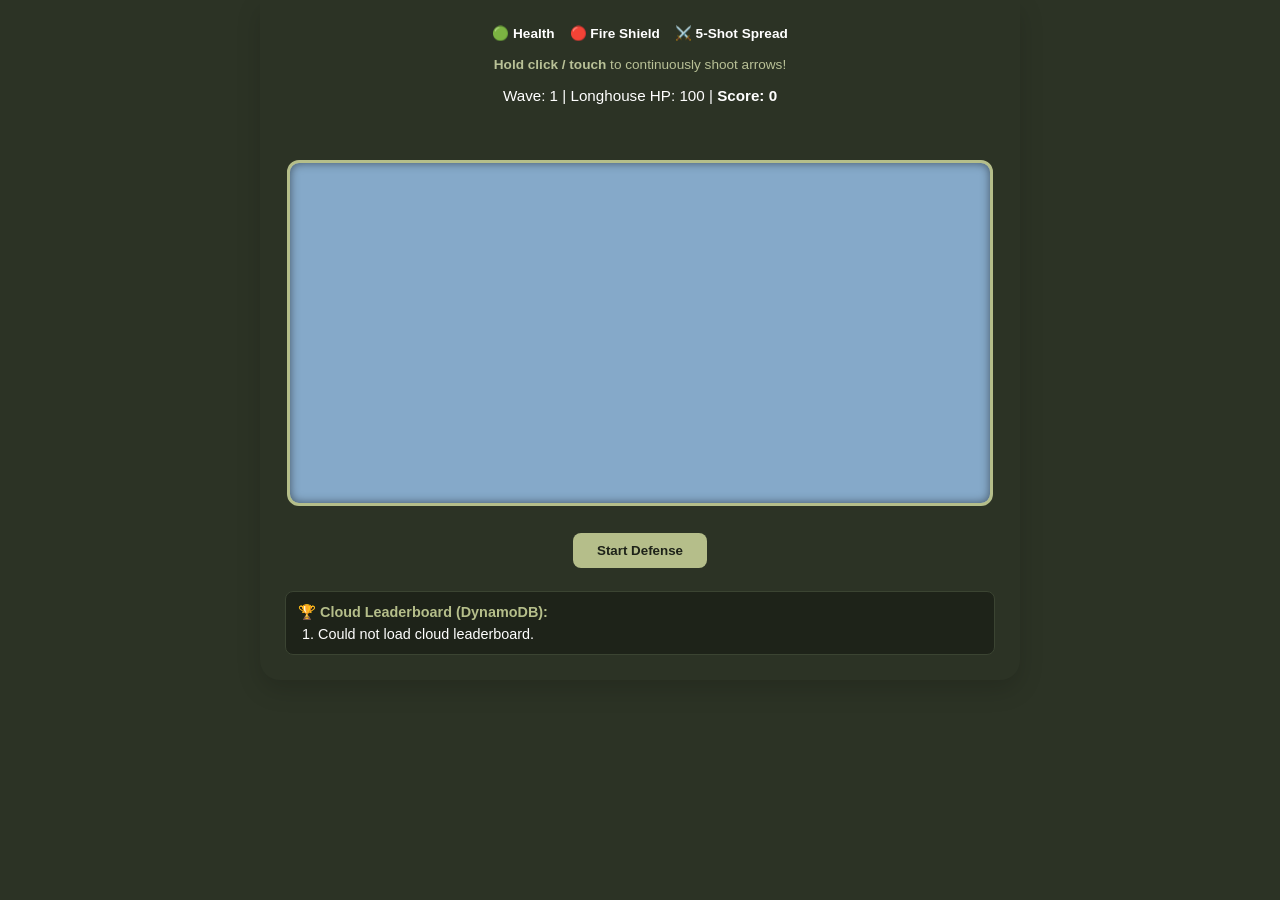
<file: others/viking2_original.html>
<!DOCTYPE html>
<html lang="en">
<head>
  <meta charset="UTF-8">
  <meta name="viewport" content="width=device-width, initial-scale=1.0">
  <title>Viking II - Sarah's AWS Cloud Arcade</title>
  <style>
    /* CSS RESET & FONTS */
    * {
      box-sizing: border-box;
      margin: 0;
      padding: 0;
      font-family: 'Segoe UI', -apple-system, BlinkMacSystemFont, Roboto, sans-serif;
    }

    body {
      background-color: #2c3325; 
      color: #2b331f;
      display: flex;
      flex-direction: column;
      align-items: center;
      margin: 0;
      padding: 0;
      overflow: hidden; 
    }

    /* TOP BAR NAVIGATION */
    header {
      width: 100%;
      max-width: 1200px;
      display: flex;
      justify-content: space-between;
      align-items: center;
      padding: 25px 40px;
    }

    .nav-links a {
      color: #2b331f;
      text-decoration: none;
      font-weight: 600;
      font-size: 0.95rem;
      margin-right: 20px;
      opacity: 0.8;
      transition: opacity 0.2s;
      
      /* Unified tab sizing */
      display: inline-block;
      min-width: 110px;        
      text-align: center;     
      padding: 8px 12px;       
      box-sizing: border-box;
    }

    .nav-links a:hover, .nav-links a.active {
      opacity: 1;
      text-decoration: underline;
    }

    /* GAMES CONTAINER */
    .games-container {
      display: flex;
      gap: 35px;
      max-width: 1100px;
      width: 90%;
      margin-bottom: 60px;
      flex-wrap: wrap;
      justify-content: center;
      align-items: stretch;
    }

    .game-card {
      flex: 1;
      min-width: 680px;
      max-width: 760px;
      display: flex;
      flex-direction: column;
    }

    .game-header {
      background-color: #f7f9ee;
      padding: 14px 22px;
      border-radius: 12px 12px 0 0;
      font-weight: 700;
      font-size: 1.1rem;
      display: flex;
      justify-content: space-between;
      align-items: center;
      height: 52px;
    }

    .game-body {
      background-color: #2c3325;
      border-radius: 0 0 20px 20px;
      padding: 25px;
      display: flex;
      flex-direction: column;
      align-items: center;
      justify-content: space-between; 
      min-height: 680px; 
      color: #ffffff;
      box-shadow: 0 10px 25px rgba(0,0,0,0.15);
    }

    canvas#gameCanvas {
      background-color: #85a9c9;
      border: 3px solid #b5be8a;
      border-radius: 12px;
      box-shadow: inset 0 0 10px rgba(0,0,0,0.5);
      cursor: crosshair;
      display: block;
      margin: 10px auto;
      image-rendering: pixelated;
    }

    .game-status {
      font-size: 0.95rem;
      font-weight: 600;
      color: #b5be8a;
      min-height: 24px;
      text-align: center;
    }

    .action-btn {
      background-color: #b5be8a;
      color: #1e2319;
      border: none;
      padding: 10px 24px;
      border-radius: 8px;
      font-weight: 700;
      cursor: pointer;
      transition: background 0.2s;
    }

    .action-btn:hover {
      background-color: #d2daab;
    }

    input[type="text"] {
      padding: 8px;
      font-size: 1rem;
      border: 2px solid #b5be8a;
      background: #1e2319;
      color: #fff;
      border-radius: 6px;
      margin-right: 10px;
    }

    .leaderboard-box {
      width: 100%;
      margin-top: 15px;
      text-align: left;
      background: #1e2319;
      padding: 12px;
      border-radius: 8px;
      border: 1px solid #3b4432;
      font-size: 0.9rem;
    }

    .controls-hint {
      font-size: 0.85rem;
      opacity: 0.85;
      margin-bottom: 10px;
      line-height: 1.4;
      text-align: center;
      color: #d2daab;
    }
  </style>
</head>
<body>

  <!-- GAME CONTAINER -->
  <main class="games-container">
    <div class="game-card">
      <div class="game-body">
        
        <!-- LINE 1: Power-ups legend/icons -->
        <div class="powerups-row" style="display: flex; justify-content: center; gap: 15px; font-size: 0.85rem; margin-bottom: 6px;">
          <span>🟢 <strong>Health</strong></span>
          <span>🔴 <strong>Fire Shield</strong></span>
          <span>⚔️ <strong>5-Shot Spread</strong></span>
        </div>

        <!-- LINE 2: Hold click / touch instructions -->
        <p class="controls-hint" style="margin-bottom: 6px; text-align: center;">
          <strong>Hold click / touch</strong> to continuously shoot arrows!
        </p>

        <!-- LINE 3: Wave, HP, and Score with separate isolated IDs -->
        <div style="margin-bottom: 6px; text-align: center; font-size: 0.95rem;">
          <span id="waveDisplay">Wave: 1</span> | 
          <span id="hpDisplay">Longhouse HP: 100</span> | 
          <span style="font-weight: bold;">Score: <span id="scoreDisplay">0</span></span>
        </div>

        <!-- LINE 4: Fire Shield & 5-Shot active countdown timers strictly below -->
        <div id="powerupStatus" style="font-size: 0.85rem; color: #e0a96d; text-align: center; min-height: 18px; margin-bottom: 6px;">
        </div>
        
        <canvas id="gameCanvas" width="700" height="340"></canvas>

        <div id="gameOverScreen" style="display: none; text-align: center;">
          <p id="gameOverMsg" style="margin-bottom: 10px; color: #ff6b6b; font-weight: bold;">The Longhouse Has Fallen!</p>
          <input type="text" id="playerName" placeholder="Your Name" maxlength="15">
          <button class="action-btn" onclick="submitScore()">Save Score</button>
          <button class="action-btn" onclick="restartGame()" style="margin-left: 10px;">Play Again</button>
        </div>

        <div style="display: flex; gap: 10px; align-items: center; margin-top: 10px;">
          <button class="action-btn" id="startBtn" onclick="startGame()">Start Defense</button>
          <button class="action-btn" id="pauseBtn" onclick="togglePause()" style="display: none; background-color: #e0a96d;">Pause</button>
        </div>

        <div class="leaderboard-box">
          <strong style="color: #b5be8a;">🏆 Cloud Leaderboard (DynamoDB):</strong>
          <ol id="leaderboardList" style="margin: 5px 0 0 20px; padding: 0;">
            <li>Loading cloud scores...</li>
          </ol>
        </div>
      </div>
    </div>
  </main>

  <script>
    const API_URL = "https://ist6lo7av7.execute-api.us-east-1.amazonaws.com/";

    const canvas = document.getElementById("gameCanvas");
    const ctx = canvas.getContext("2d");

    let gameInterval;
    let score = 0;
    let wave = 1;
    let longhouseHp = 100;
    let isGameOver = false;
    let isPaused = false;
    let cloudHighScore = 0;

    let enemies = [];
    let powerUps = [];
    let projectiles = [];

    let isShooting = false;
    let targetX = 0;
    let targetY = 0;
    let shootTimer = 0;
    
    let shieldActive = false;
    let shieldTimer = 0;
    let multiShotActive = false;
    let multiShotTimer = 0;

    const defender = {
      x: 35,
      y: canvas.height / 2
    };

    function startGame() {
      document.getElementById("startBtn").style.display = "none";
      document.getElementById("pauseBtn").style.display = "inline-block";
      document.getElementById("gameOverScreen").style.display = "none";
      score = 0;
      wave = 1;
      longhouseHp = 100;
      isGameOver = false;
      isPaused = false;
      enemies = [];
      powerUps = [];
      projectiles = [];
      isShooting = false;
      shootTimer = 0;
      shieldActive = false;
      shieldTimer = 0;
      multiShotActive = false;
      multiShotTimer = 0;

      spawnWave();
      if (gameInterval) clearInterval(gameInterval);
      gameInterval = setInterval(updateGame, 1000 / 60);
    }

    function togglePause() {
      if (isGameOver) return;
      isPaused = !isPaused;
      const pauseBtn = document.getElementById("pauseBtn");
      if (isPaused) {
        pauseBtn.textContent = "Resume";
        pauseBtn.style.backgroundColor = "#85a9c9";
        ctx.fillStyle = "rgba(0, 0, 0, 0.5)";
        ctx.fillRect(0, 0, canvas.width, canvas.height);
        ctx.fillStyle = "#ffffff";
        ctx.font = "24px 'Segoe UI', sans-serif";
        ctx.textAlign = "center";
        ctx.fillText("GAME PAUSED", canvas.width / 2, canvas.height / 2);
      } else {
        pauseBtn.textContent = "Pause";
        pauseBtn.style.backgroundColor = "#e0a96d";
      }
    }

    function spawnWave() {
      let enemyCount = 3 + wave * 2;
      for (let i = 0; i < enemyCount; i++) {
        let isHeavy = Math.random() < 0.08; 

        enemies.push({
          x: canvas.width + Math.random() * 300 + (i * 60),
          y: Math.random() * (canvas.height - 110) + 40,
          width: isHeavy ? 36 : 24,
          height: isHeavy ? 56 : 40,
          speed: isHeavy ? 0.8 + (wave * 0.2) : 1.2 + (wave * 0.3),
          hp: isHeavy ? 4 : 1,
          maxHp: isHeavy ? 4 : 1,
          isHeavy: isHeavy
        });
      }

      let types = [];
      if (longhouseHp < 100) types.push('health');
      types.push('shield', 'multishot');

      if (Math.random() < 0.75 && types.length > 0) {
        let chosenType = types[Math.floor(Math.random() * types.length)];
        powerUps.push({
          x: canvas.width + 100,
          y: Math.random() * (canvas.height - 80) + 30,
          width: 26,
          height: 26,
          speed: 1.5,
          type: chosenType
        });
      }
    }

    function getCanvasCoordinates(e) {
      const rect = canvas.getBoundingClientRect();
      const clientX = e.touches ? e.touches[0].clientX : e.clientX;
      const clientY = e.touches ? e.touches[0].clientY : e.clientY;
      return {
        x: clientX - rect.left,
        y: clientY - rect.top
      };
    }

    canvas.addEventListener("mousedown", function(e) {
      if (isGameOver || isPaused) return;
      isShooting = true;
      const coords = getCanvasCoordinates(e);
      targetX = coords.x;
      targetY = coords.y;
    });

    window.addEventListener("mousemove", function(e) {
      if (!isShooting || isGameOver || isPaused) return;
      const coords = getCanvasCoordinates(e);
      targetX = coords.x;
      targetY = coords.y;
    });

    window.addEventListener("mouseup", function() {
      isShooting = false;
    });

    canvas.addEventListener("touchstart", function(e) {
      if (isGameOver || isPaused) return;
      e.preventDefault();
      isShooting = true;
      const coords = getCanvasCoordinates(e);
      targetX = coords.x;
      targetY = coords.y;
    }, { passive: false });

    canvas.addEventListener("touchmove", function(e) {
      if (!isShooting || isGameOver || isPaused) return;
      e.preventDefault();
      const coords = getCanvasCoordinates(e);
      targetX = coords.x;
      targetY = coords.y;
    }, { passive: false });

    window.addEventListener("touchend", function() {
      isShooting = false;
    });

    function fireArrow(angleOffset = 0) {
      const angle = Math.atan2(targetY - defender.y, targetX - defender.x) + angleOffset;
      const speed = 9;

      projectiles.push({
        x: defender.x,
        y: defender.y,
        dx: Math.cos(angle) * speed,
        dy: Math.sin(angle) * speed,
        angle: angle,
        length: 22,
        width: 4
      });
    }

    function drawMinecraftHuman(x, y, w, h, isHeavy, isPlayer = false) {
      let headSize = w * 0.75;
      let headX = x + (w - headSize) / 2;
      let headY = y;
      
      let torsoW = w * 0.8;
      let torsoH = h * 0.45;
      let torsoX = x + (w - torsoW) / 2;
      let torsoY = headY + headSize;

      let limbW = w * 0.28;
      let limbH = h * 0.35;
      let legY = torsoY + torsoH;

      if (isPlayer) {
        ctx.fillStyle = "#2c3e50";
        ctx.fillRect(torsoX + 2, legY, limbW - 1, limbH);
        ctx.fillRect(torsoX + torsoW - limbW - 1, legY, limbW - 1, limbH);

        ctx.fillStyle = "#c0392b";
        ctx.fillRect(torsoX, torsoY, torsoW, torsoH);
        ctx.fillStyle = "#f39c12";
        ctx.fillRect(torsoX, torsoY + torsoH - 4, torsoW, 4);

        ctx.fillStyle = "#c0392b";
        ctx.fillRect(torsoX - limbW + 2, torsoY, limbW - 2, torsoH - 4);
        ctx.fillRect(torsoX + torsoW - 2, torsoY, limbW - 2, torsoH - 4);

        ctx.fillStyle = "#f5cba7";
        ctx.fillRect(headX, headY, headSize, headSize);
        ctx.fillStyle = "#4a3525";
        ctx.fillRect(headX, headY + headSize * 0.5, headSize, headSize * 0.5);

        ctx.fillStyle = "#34495e";
        ctx.fillRect(headX - 2, headY - 4, headSize + 4, headSize * 0.5);
        ctx.fillStyle = "#ecf0f1";
        ctx.fillRect(headX - 6, headY - 8, 5, 5);
        ctx.fillRect(headX + headSize + 1, headY - 8, 5, 5);
      } else if (isHeavy) {
        ctx.fillStyle = "#222";
        ctx.fillRect(x - 4, y - 14, w + 8, 5);
        ctx.fillStyle = "#e74c3c";
        ctx.fillRect(x - 3, y - 13, (w + 6) * (this.hp / this.maxHp), 3);

        ctx.fillStyle = "#273746";
        ctx.fillRect(torsoX + 2, legY, limbW - 1, limbH);
        ctx.fillRect(torsoX + torsoW - limbW - 1, legY, limbW - 1, limbH);

        ctx.fillStyle = "#78281f";
        ctx.fillRect(torsoX, torsoY, torsoW, torsoH);
        ctx.fillStyle = "#d4ac0d";
        ctx.fillRect(torsoX + 3, torsoY + 4, torsoW - 6, 4);

        ctx.fillStyle = "#78281f";
        ctx.fillRect(torsoX - limbW + 2, torsoY, limbW - 2, torsoH - 4);
        ctx.fillRect(torsoX + torsoW - 2, torsoY, limbW - 2, torsoH - 4);

        ctx.fillStyle = "#f5cba7";
        ctx.fillRect(headX, headY, headSize, headSize);
        ctx.fillStyle = "#17202a";
        ctx.fillRect(headX + 4, headY + 5, 3, 3);
        ctx.fillRect(headX + headSize - 7, headY + 5, 3, 3);

        ctx.fillStyle = "#b7950b";
        ctx.fillRect(headX - 3, headY - 5, headSize + 6, headSize * 0.55);
        ctx.fillStyle = "#f1c40f";
        ctx.fillRect(headX - 8, headY - 10, 6, 7);
        ctx.fillRect(headX + headSize + 2, headY - 10, 6, 7);
      } else {
        ctx.fillStyle = "#3e2723";
        ctx.fillRect(torsoX + 2, legY, limbW - 1, limbH);
        ctx.fillRect(torsoX + torsoW - limbW - 1, legY, limbW - 1, limbH);

        ctx.fillStyle = "#795548";
        ctx.fillRect(torsoX, torsoY, torsoW, torsoH);
        ctx.fillStyle = "#4e342e";
        ctx.fillRect(torsoX, torsoY + torsoH - 4, torsoW, 3);

        ctx.fillStyle = "#795548";
        ctx.fillRect(torsoX - limbW + 2, torsoY, limbW - 2, torsoH - 4);
        ctx.fillRect(torsoX + torsoW - 2, torsoY, limbW - 2, torsoH - 4);

        ctx.fillStyle = "#f5cba7";
        ctx.fillRect(headX, headY, headSize, headSize);
        ctx.fillStyle = "#3e2723";
        ctx.fillRect(headX + 2, headY + headSize * 0.6, headSize - 4, headSize * 0.4);

        ctx.fillStyle = "#5d4037";
        ctx.fillRect(headX - 2, headY - 4, headSize + 4, headSize * 0.5);
        ctx.fillStyle = "#ecf0f1";
        ctx.fillRect(headX - 5, headY - 7, 4, 4);
        ctx.fillRect(headX + headSize + 1, headY - 7, 4, 4);
      }
    }

    function updateGame() {
      if (isPaused || isGameOver) return;

      ctx.clearRect(0, 0, canvas.width, canvas.height);

      if (isShooting) {
        shootTimer++;
        if (shootTimer >= 12) {
          shootTimer = 0;
          if (multiShotActive) {
            fireArrow(-0.35);
            fireArrow(-0.17);
            fireArrow(0);
            fireArrow(0.17);
            fireArrow(0.35);
          } else {
            fireArrow(0);
          }
        }
      }

      if (shieldActive) {
        shieldTimer--;
        if (shieldTimer <= 0) shieldActive = false;
      }
      if (multiShotActive) {
        multiShotTimer--;
        if (multiShotTimer <= 0) multiShotActive = false;
      }

      if (shieldActive) {
        ctx.fillStyle = "#b91c1c";
        ctx.fillRect(0, 0, 50, canvas.height);
        ctx.fillStyle = "#f97316";
        ctx.fillRect(40, 0, 16, canvas.height);

        let time = Date.now() / 80;
        ctx.fillStyle = "#fbbf24";
        for (let fy = 0; fy < canvas.height; fy += 20) {
          let flameHeight = 12 + Math.sin(time + fy) * 6;
          ctx.beginPath();
          ctx.moveTo(50, fy);
          ctx.lineTo(50 + flameHeight, fy + 10);
          ctx.lineTo(50, fy + 20);
          ctx.fill();
        }
      } else {
        ctx.fillStyle = "#6b4423";
        ctx.fillRect(0, 0, 50, canvas.height);
        ctx.fillStyle = "#a06b38";
        ctx.fillRect(40, 0, 10, canvas.height);
      }

      drawMinecraftHuman(defender.x - 12, defender.y - 24, 24, 48, false, true);

      for (let i = projectiles.length - 1; i >= 0; i--) {
        let p = projectiles[i];
        p.x += p.dx;
        p.y += p.dy;

        ctx.save();
        ctx.translate(p.x, p.y);
        ctx.rotate(p.angle);
        
        ctx.fillStyle = "#8d6e63";
        ctx.fillRect(-p.length / 2, -p.width / 2, p.length, p.width);

        ctx.fillStyle = "#bdc3c7";
        ctx.beginPath();
        ctx.moveTo(p.length / 2, -p.width * 1.5);
        ctx.lineTo(p.length / 2 + 8, 0);
        ctx.lineTo(p.length / 2, p.width * 1.5);
        ctx.fill();

        ctx.fillStyle = "#e74c3c";
        ctx.beginPath();
        ctx.moveTo(-p.length / 2, 0);
        ctx.lineTo(-p.length / 2 - 6, -6);
        ctx.lineTo(-p.length / 2 - 3, 0);
        ctx.fill();
        ctx.beginPath();
        ctx.moveTo(-p.length / 2, 0);
        ctx.lineTo(-p.length / 2 - 6, 6);
        ctx.lineTo(-p.length / 2 - 3, 0);
        ctx.fill();

        ctx.restore();

        if (p.x > canvas.width || p.x < 0 || p.y > canvas.height || p.y < 0) {
          projectiles.splice(i, 1);
        }
      }

      for (let i = powerUps.length - 1; i >= 0; i--) {
        let pu = powerUps[i];
        pu.x -= pu.speed;

        let cx = pu.x + pu.width / 2;
        let cy = pu.y + pu.height / 2;

        if (pu.type === 'health') {
          ctx.fillStyle = "#27ae60";
          ctx.fillRect(pu.x, pu.y, pu.width, pu.height);
          ctx.fillStyle = "#ffffff";
          ctx.fillRect(pu.x + pu.width * 0.35, pu.y + 4, pu.width * 0.3, pu.height - 8);
          ctx.fillRect(pu.x + 4, pu.y + pu.height * 0.35, pu.width - 8, pu.height * 0.3);
        } else if (pu.type === 'shield') {
          ctx.fillStyle = "#4a235a";
          ctx.fillRect(pu.x, pu.y, pu.width, pu.height);

          ctx.fillStyle = "#e74c3c";
          ctx.beginPath();
          ctx.moveTo(cx, pu.y + 3);
          ctx.lineTo(pu.x + pu.width - 3, pu.y + 8);
          ctx.lineTo(cx, pu.y + pu.height - 3);
          ctx.lineTo(pu.x + 3, pu.y + 8);
          ctx.closePath();
          ctx.fill();
          ctx.strokeStyle = "#f1c40f";
          ctx.lineWidth = 1.5;
          ctx.stroke();
        } else if (pu.type === 'multishot') {
          ctx.fillStyle = "#4a235a";
          ctx.fillRect(pu.x, pu.y, pu.width, pu.height);

          ctx.strokeStyle = "#bdc3c7";
          ctx.lineWidth = 2.5;
          
          ctx.beginPath();
          ctx.moveTo(cx - 7, cy - 7);
          ctx.lineTo(cx + 7, cy + 7);
          ctx.stroke();

          ctx.beginPath();
          ctx.moveTo(cx - 7, cy + 7);
          ctx.lineTo(cx + 7, cy - 7);
          ctx.stroke();

          ctx.fillStyle = "#f1c40f";
          ctx.fillRect(cx - 2, cy - 2, 4, 4);
        }

        if (pu.x <= 50) {
          powerUps.splice(i, 1);
          continue;
        }

        for (let j = projectiles.length - 1; j >= 0; j--) {
          let p = projectiles[j];
          if (
            p.x > pu.x &&
            p.x < pu.x + pu.width &&
            p.y > pu.y &&
            p.y < pu.y + pu.height
          ) {
            if (pu.type === 'health') {
              longhouseHp = Math.min(100, longhouseHp + 20);
            } else if (pu.type === 'shield') {
              shieldActive = true;
              shieldTimer = 600;
            } else if (pu.type === 'multishot') {
              multiShotActive = true;
              multiShotTimer = 300;
            }
            powerUps.splice(i, 1);
            projectiles.splice(j, 1);
            score += 50;
            break;
          }
        }
      }

      for (let i = enemies.length - 1; i >= 0; i--) {
        let enemy = enemies[i];
        enemy.x -= enemy.speed;

        drawMinecraftHuman.call(enemy, enemy.x, enemy.y, enemy.width, enemy.height, enemy.isHeavy, false);

        if (enemy.x <= 50) {
          if (shieldActive) {
            score += 15;
          } else {
            longhouseHp -= enemy.isHeavy ? 25 : 10;
            if (longhouseHp <= 0) {
              longhouseHp = 0;
              endGame();
            }
          }
          enemies.splice(i, 1);
          continue;
        }

        for (let j = projectiles.length - 1; j >= 0; j--) {
          let p = projectiles[j];
          if (
            p.x > enemy.x &&
            p.x < enemy.x + enemy.width &&
            p.y > enemy.y &&
            p.y < enemy.y + enemy.height
          ) {
            enemy.hp--;
            projectiles.splice(j, 1);

            if (enemy.hp <= 0) {
              enemies.splice(i, 1);
              score += enemy.isHeavy ? 100 : 25;
            }
            break;
          }
        }
      }

      if (enemies.length === 0 && !isGameOver) {
        wave++;
        score += 100 * wave;
        spawnWave();
      }

      // Update HTML elements cleanly
      document.getElementById("scoreDisplay").textContent = score;
      document.getElementById("waveDisplay").textContent = `Wave: ${wave}`;
      document.getElementById("hpDisplay").textContent = `Longhouse HP: ${longhouseHp}`;

      let powerupText = "";
      if (shieldActive) powerupText += `🔥 FIRE SHIELD: ${Math.ceil(shieldTimer/60)}s `;
      if (multiShotActive) powerupText += `⚔️ 5-SHOT SPREAD: ${Math.ceil(multiShotTimer/60)}s`;
      document.getElementById("powerupStatus").textContent = powerupText;
    }

    function endGame() {
      isGameOver = true;
      const msgEl = document.getElementById("gameOverMsg");
      
      if (score > cloudHighScore && cloudHighScore > 0) {
        msgEl.innerHTML = `🎉 NEW CLOUD HIGH SCORE! (${score} pts)!`;
      } else {
        msgEl.innerHTML = `The Longhouse Has Fallen! Final Score: ${score}`;
      }

      document.getElementById("gameOverScreen").style.display = "block";
      document.getElementById("pauseBtn").style.display = "none";
    }

    function restartGame() {
      startGame();
    }

    async function submitScore() {
      const nameInput = document.getElementById("playerName").value.trim() || "Anonymous";
      const finalScore = score;

      try {
        const response = await fetch(`${API_URL}?action=submit_score&game=viking2&name=${encodeURIComponent(nameInput)}&score=${finalScore}`);
        const data = await response.json();
        alert(data.message || "Score submitted successfully!");
        document.getElementById("gameOverScreen").style.display = "none";
        document.getElementById("startBtn").style.display = "inline-block";
        fetchLeaderboard();
      } catch (err) {
        console.error("Error submitting score:", err);
        alert("Failed to save score. Check your network or API connection.");
      }
    }

    async function fetchLeaderboard() {
      try {
        const response = await fetch(`${API_URL}?action=get_leaderboard&game=viking2`);
        const items = await response.json();
        const listEl = document.getElementById("leaderboardList");
        listEl.innerHTML = "";
        if (!items || items.length === 0) {
          listEl.innerHTML = "<li>No high scores yet. Be the first!</li>";
          cloudHighScore = 0;
          return;
        }
        
        cloudHighScore = parseInt(items[0].score) || 0;

        items.forEach((item, idx) => {
          const li = document.createElement("li");
          li.textContent = `${item.playerName || item.name}: ${item.score} pts`;
          listEl.appendChild(li);
        });
      } catch (err) {
        console.error("Error loading leaderboard:", err);
        document.getElementById("leaderboardList").innerHTML = "<li>Could not load cloud leaderboard.</li>";
      }
    }

    fetchLeaderboard();
  </script>
</body>
</html>
</file>
<file: css/global.css>
* {
  box-sizing: border-box;
  margin: 0;
  padding: 0;
  font-family: 'Segoe UI', -apple-system, BlinkMacSystemFont, Roboto, sans-serif;
}

body {
  background-color: #b5be8a;
  color: #2b331f;
  display: flex;
  flex-direction: column;
  align-items: center;
  min-height: 100vh;
  padding-top: 90px;
}

header {
  position: fixed;
  top: 0;
  left: 0;
  width: 100%;
  background-color: #757d57;
  z-index: 1000;
  display: flex;
  justify-content: space-between;
  align-items: center;
  padding: 10px 40px;
}

.nav-links {
  display: flex;
  justify-content: center;
  flex: 1;
}

.nav-links a {
  color: #2b331f;
  text-decoration: none;
  font-weight: 600;
  font-size: 0.95rem;
  margin: 0 10px;
  opacity: 0.8;
  transition: opacity 0.2s;
  display: inline-block;
  min-width: 110px;    
  text-align: center;     
  padding: 6px 12px;
  box-sizing: border-box;
}

.nav-links a:hover {
  opacity: 1;
}

footer {
  width: 100%;
  background-color: #757d57;
  color: #2b331f;
  text-align: center;
  padding: 30px 20px;
  font-size: 0.9rem;
  font-weight: 600;
  border-top: 1px solid rgba(43, 51, 31, 0.15);
  margin-top: auto;
  display: flex;
  flex-direction: column;
  align-items: center;
  gap: 12px;
}

footer img {
  height: 40px;
  width: auto;
  display: block;
}

.hamburger {
  display: none;
  flex-direction: column;
  justify-content: space-between;
  width: 30px;
  height: 22px;
  background: transparent;
  border: none;
  cursor: pointer;
  padding: 0;
  z-index: 100;
}

.hamburger span {
  width: 100%;
  height: 3px;
  background-color: #2b331f;
  border-radius: 2px;
  transition: all 0.3s ease;
}

.close-menu-btn {
  display: none;
}

@media (max-width: 768px) {
  header {
    padding: 20px;
  }
  
  .close-menu-btn {
    display: block;
    background: transparent;
    border: none;
    font-size: 2.2rem;
    color: #2b331f;
    cursor: pointer;
    align-self: flex-end;
    margin-right: 25px;
    margin-bottom: 5px;
    line-height: 1;
  }
  
  .hamburger {
    display: flex;
  }

    header > div {
    display: none !important;
  }

  .nav-links {
    display: none;
    position: absolute;
    top: 75px;
    left: 0;
    width: 100%;
    background-color: #b5be8a;
    flex-direction: column;
    align-items: center;
    padding: 20px 0;
    border-bottom: 1px solid rgba(43, 51, 31, 0.15);
    box-shadow: 0 10px 20px rgba(0, 0, 0, 0.1);
    z-index: 99;
  }

  .nav-links.active {
    display: flex;
  }

  .nav-links a {
    margin: 8px 0;
    width: 80%;
    text-align: center;
    background-color: rgba(43, 51, 31, 0.05);
    border-radius: 8px;
  }
}
</file>
<file: css/style.css>
.hero {
  text-align: center;
  max-width: 850px;
  margin: 20px 20px 40px 20px;
}

.hero h1 {
  font-size: 2rem;
  font-weight: 500;
  line-height: 1.35;
  margin-bottom: 40px;
  letter-spacing: -0.5px;
}

.hero p.architecture-note {
  font-size: 1.2rem;
  opacity: 0.85;
  line-height: 1.5;
  max-width: 680px;
  margin: 0 auto;
}

.games-container {
  display: flex;
  gap: 35px;
  max-width: 1100px;
  width: 90%;
  margin-bottom: 60px;
  flex-wrap: wrap;
  justify-content: center;
  align-items: stretch;
}

.game-card {
  flex: 1;
  min-width: 360px;
  max-width: 460px;
  display: flex;
  flex-direction: column;
}

.game-header {
  background-color: #f7f9ee;
  padding: 14px 22px;
  border-radius: 12px 12px 0 0;
  font-weight: 700;
  font-size: 1.1rem;
  display: flex;
  justify-content: space-between;
  align-items: center;
  height: 52px;
}

.game-body {
  background-color: #2c3325;
  border-radius: 0 0 20px 20px;
  padding: 25px;
  display: flex;
  flex-direction: column;
  align-items: center;
  justify-content: space-between;
  min-height: 580px;
  color: #ffffff;
  box-shadow: 0 10px 25px rgba(0, 0, 0, 0.15);
}

.ttt-board {
  display: grid;
  grid-template-columns: repeat(3, 90px);
  grid-template-rows: repeat(3, 90px);
  gap: 10px;
  margin: 10px 0;
}

.ttt-cell {
  background: #3b4432;
  border: none;
  border-radius: 12px;
  font-size: 2.2rem;
  font-weight: bold;
  color: #f7f9ee;
  cursor: pointer;
  transition: background 0.2s;
}

.ttt-cell:hover {
  background: #4a553f;
}

canvas#snakeCanvas {
  background-color: #1e2319;
  border-radius: 12px;
  box-shadow: inset 0 0 10px rgba(0, 0, 0, 0.5);
}

.touch-pad {
  display: flex;
  flex-direction: column;
  align-items: center;
  gap: 6px;
  margin-top: 5px;
  width: 100%;
}

.touch-row {
  display: flex;
  gap: 10px;
  justify-content: center;
}

.control-btn {
  background-color: #3b4432;
  color: #b5be8a;
  border: 2px solid #b5be8a;
  padding: 8px 16px;
  border-radius: 8px;
  font-size: 1rem;
  font-weight: 700;
  cursor: pointer;
  user-select: none;
  min-width: 50px;
  transition: background 0.1s;
}

.control-btn, .ttt-cell {
  touch-action: manipulation;
}

.control-btn:active {
  background-color: #b5be8a;
  color: #1e2319;
}

.game-status {
  font-size: 0.95rem;
  font-weight: 600;
  color: #b5be8a;
  min-height: 24px;
  text-align: center;
}

.difficulty-btn {
  background-color: #3b4432;
  color: #b5be8a;
  border: 2px solid #b5be8a;
  padding: 8px 16px;
  border-radius: 8px;
  font-size: 0.9rem;
  font-weight: 700;
  cursor: pointer;
  outline: none;
  margin-bottom: 4px;
  transition: background 0.2s;
}

.difficulty-btn:hover {
  background-color: #4a553f;
}

.action-btn {
  background-color: #b5be8a;
  color: #1e2319;
  border: none;
  padding: 10px 24px;
  border-radius: 8px;
  font-weight: 700;
  cursor: pointer;
  margin-bottom: 4px;
  transition: background 0.2s;
}

.action-btn:hover {
  background-color: #d2daab;
}

.tools-section {
  width: 100%;
  background-color: #fcfdf7;
  padding: 60px 40px;
  display: flex;
  justify-content: center;
}

.tools-content {
  max-width: 1100px;
  width: 100%;
}

.tools-content h2 {
  font-size: 1.1rem;
  font-weight: 600;
  color: #2b331f;
  margin-bottom: 20px;
  text-decoration: underline;
  text-underline-offset: 6px;
}

.tools-list {
  list-style-type: decimal;
  padding-left: 20px;
  line-height: 1.8;
  color: #3d472e;
  font-size: 1rem;
}

.tools-list li {
  margin-bottom: 10px;
}

.tools-list strong {
  color: #1e2319;
}

.arcade-redirect-btn {
  display: inline-block;
  background-color: #2c3325;
  color: #b5be8a;
  text-decoration: none;
  padding: 12px 28px;
  border-radius: 30px;
  font-weight: 700;
  box-shadow: 0 4px 12px rgba(0,0,0,0.15);
  transition: all 0.2s ease-in-out;
}

.arcade-redirect-btn:hover {
  background-color: #3b4432;
  color: #d2daab;
  transform: translateY(-2px);
  box-shadow: 0 6px 16px rgba(0,0,0,0.25);
}

@media (max-width: 768px) {
  .hero {
    margin: 10px 15px 30px 15px;
  }
  
  .hero h1 {
    font-size: 1.6rem;
  }

  .hero p.architecture-note {
    font-size: 0.9rem;
  }

  .games-container {
    width: 100%;
    padding: 0 15px;
    gap: 25px;
  }

  .game-card {
    min-width: 100%;
    max-width: 100%;
  }

  .game-body {
    min-height: auto;
    padding: 20px 15px;
  }

  .ttt-board {
    grid-template-columns: repeat(3, minmax(70px, 85px));
    grid-template-rows: repeat(3, minmax(70px, 85px));
    gap: 8px;
  }

  .ttt-cell {
    font-size: 1.8rem;
  }

  .control-btn {
    padding: 12px 20px;
    font-size: 1.2rem;
    min-width: 60px;
  }

  .tools-section {
    padding: 40px 20px;
  }
  
  .tools-list {
    font-size: 0.95rem;
  }
}

@media (max-width: 380px) {
  .ttt-board {
    grid-template-columns: repeat(3, 65px);
    grid-template-rows: repeat(3, 65px);
  }
}
</file>
<file: css/aboutstyle.css>
.about-card {
  background-color: #2c3325;
  color: #ffffff;
  border-radius: 20px;
  padding: 40px;
  max-width: 800px;
  width: 90%;
  margin: 30px 20px 60px 20px;
  box-shadow: 0 10px 25px rgba(0, 0, 0, 0.15);
  line-height: 1.7;
}

.profile-header {
  display: flex;
  justify-content: space-between;
  align-items: center;
  gap: 20px;
  margin-bottom: 25px;
  border-bottom: 2px solid #3b4432;
  padding-bottom: 20px;
  flex-wrap: wrap-reverse;
}

.profile-header h1 {
  font-size: 2.3rem;
  color: #b5be8a;
  margin: 0;
}

.profile-img {
  width: 130px;
  height: 130px;
  border-radius: 50%;
  object-fit: cover;
  border: 3px solid #b5be8a;
  box-shadow: 0 4px 10px rgba(0, 0, 0, 0.3);
  pointer-events: none;
  user-select: none;
  -webkit-user-drag: none;
}

.about-card p {
  color: #fcfdf7;
  margin-bottom: 20px;
  font-size: 1.05rem;
  opacity: 0.9;
}

.about-card h2 {
  font-size: 1.4rem;
  color: #b5be8a;
  margin: 35px 0 15px 0;
}

.about-card ul {
  padding-left: 20px;
  margin-bottom: 25px;
}

.about-card li {
  margin-bottom: 10px;
}

.skills-grid {
  display: grid;
  grid-template-columns: repeat(auto-fit, minmax(240px, 1fr));
  gap: 20px;
  margin-bottom: 25px;
}

.skill-category {
  background-color: #3b4432;
  padding: 20px;
  border-radius: 12px;
}

.skill-category h3 {
  font-size: 1.1rem;
  color: #b5be8a;
  margin-bottom: 10px;
}

.skill-category ul li {
  color: #fcfdf7;
}

.hobby-tags {
  display: flex;
  flex-wrap: wrap;
  gap: 12px;
  margin: 15px 0 30px 0;
}

.hobby-tag {
  background-color: #3b4432;
  color: #fcfdf7;
  padding: 8px 16px;
  border-radius: 20px;
  font-weight: 600;
  font-size: 0.95rem;
}

.action-btn {
  display: inline-block;
  background-color: #b5be8a;
  color: #1e2319;
  border: none;
  padding: 10px 22px;
  border-radius: 8px;
  font-weight: 700;
  text-decoration: none;
  margin-top: 10px;
  transition: background 0.2s;
}

.action-btn:hover {
  background-color: #d2daab;
}

@media (max-width: 768px) {
  .about-card {
    padding: 25px 20px;
    width: 95%;
    margin: 20px 10px 40px 10px;
  }

  .profile-header {
    gap: 15px;
    margin-bottom: 20px;
    padding-bottom: 15px;
  }

  .profile-header h1 {
    font-size: 1.8rem;
  }

  .profile-img {
    width: 100px;
    height: 100px;
  }

  .about-card p {
    font-size: 0.95rem;
    line-height: 1.6;
    margin-bottom: 15px;
  }

  .about-card h2 {
    font-size: 1.25rem;
    margin: 25px 0 12px 0;
  }

  .skills-grid {
    grid-template-columns: 1fr;
    gap: 15px;
  }

  .skill-category {
    padding: 15px;
  }

  .hobby-tags {
    gap: 8px;
    margin: 12px 0 25px 0;
  }

  .hobby-tag {
    font-size: 0.85rem;
    padding: 6px 12px;
  }
}

@media (max-width: 380px) {
  .profile-header h1 {
    font-size: 1.5rem;
  }
  
  .profile-img {
    width: 85px;
    height: 85px;
  }
}
</file>
<file: css/betagamestyle.css>
.page-title {
  text-align: center;
  margin: 10px 20px 30px 20px;
}

.page-title h1 {
  font-size: 2.2rem;
  font-weight: 600;
  color: #1e2319;
  margin-bottom: 8px;
}

.page-title p {
  font-size: 1.05rem;
  opacity: 0.85;
}

.games-container {
  display: flex;
  flex-direction: column !important;
  align-items: center !important;
  gap: 30px;
  max-width: 800px;
  width: 90%;
  margin: 0 auto 60px auto;
}

.game-card {
  width: 100%;
  max-width: 400px;
  display: flex;
  flex-direction: column;
}

.game-card.viking-card {
  max-width: 700px;
}

.game-header {
  background-color: #f7f9ee;
  padding: 14px 22px;
  border-radius: 12px 12px 0 0;
  font-weight: 700;
  font-size: 1.1rem;
  display: flex;
  justify-content: space-between;
  align-items: center;
  height: 52px;
}

.game-body {
  background-color: #2c3325;
  border-radius: 0 0 20px 20px;
  padding: 20px;
  display: flex;
  flex-direction: column;
  align-items: center;
  justify-content: space-between;
  min-height: 520px;
  color: #ffffff;
  box-shadow: 0 10px 25px rgba(0, 0, 0, 0.15);
}

.game-card.viking-card .game-body {
  min-height: 550px;
  justify-content: flex-start;
  gap: 4px;
  padding: 12px;
}

.game-status {
  font-size: 0.95rem;
  font-weight: 600;
  color: #b5be8a;
  min-height: 24px;
  text-align: center;
}

.action-btn {
  background-color: #b5be8a;
  color: #1e2319;
  border: none;
  padding: 10px 22px;
  border-radius: 8px;
  font-weight: 700;
  cursor: pointer;
  margin-top: 5px;
  transition: background 0.2s;
}

.action-btn:hover {
  background-color: #d2daab;
}

.control-btn {
  background-color: #3b4432;
  color: #b5be8a;
  border: 2px solid #b5be8a;
  padding: 6px 10px;
  border-radius: 6px;
  font-size: 1rem;
  font-weight: 700;
  cursor: pointer;
  user-select: none;
}

.control-btn:active {
  background-color: #b5be8a;
  color: #1e2319;
}

.pac-action-btn {
  flex: 1;
  background-color: #b5be8a;
  color: #1e2319;
  border: none;
  padding: 10px 16px;
  border-radius: 8px;
  font-weight: 700;
  font-size: 0.8rem;
  cursor: pointer;
  margin-top: 5px;
  text-align: center;
  transition: background 0.2s, color 0.2s;
}

.pac-action-btn:hover {
  background-color: #d2daab;
}

.leaderboard-container {
  margin-top: 10px;
  max-height: 140px;
  overflow-y: auto;
  width: 100%;
  font-size: 0.75rem;
  background: #5C673C;
  border-radius: 6px;
  padding: 6px;
}

.leaderboard-container h3 {
  color: #ffffff;
  text-align: center;
  font-size: 0.9rem;
  margin: 0 0 4px 0;
}

#leaderboardList {
  background: transparent;
  color: #ffffff;
  padding: 0;
  border-radius: 4px;
  list-style: none;
  margin: 0;
}

.game-card.viking-card #vikingCanvas {
  display: block;
  margin: 0 auto;
}

.ios-picker-container {
  position: relative;
  width: 75px;
  height: 105px;
  overflow: hidden;
  background: #1e2319;
  border-radius: 8px;
  border: 1px solid #b5be8a;
  display: flex;
  justify-content: center;
}

.ios-picker-scroll {
  width: 100%;
  height: 100%;
  overflow-y: scroll;
  scroll-snap-type: y mandatory;
  scrollbar-width: none;
  -ms-overflow-style: none;
}

.ios-picker-scroll::-webkit-scrollbar {
  display: none;
}

.ios-picker-item {
  height: 35px;
  display: flex;
  align-items: center;
  justify-content: center;
  scroll-snap-align: center;
  font-size: 0.95rem;
  color: #b5be8a;
  font-weight: 600;
}

.ios-picker-highlight {
  position: absolute;
  top: 35px;
  left: 0;
  width: 100%;
  height: 35px;
  border-top: 1px solid #b5be8a;
  border-bottom: 1px solid #b5be8a;
  pointer-events: none;
  background: rgba(181, 190, 138, 0.12);
}

#angleInput, #powerInput {
  height: 34px;
  font-size: 0.9rem !important;
}

@media (max-width: 768px) {
  .page-title {
    margin: 10px 15px 25px 15px;
  }

  .page-title h1 {
    font-size: 1.7rem;
  }

  .page-title p {
    font-size: 0.95rem;
  }

  .games-container {
    width: 100%;
    padding: 0 15px;
    gap: 25px;
  }

  .game-card,
  .game-card.viking-card {
    max-width: 100%;
    width: 100%;
  }

  .game-body,
  .game-card.viking-card .game-body {
    min-height: auto;
    padding: 15px 10px;
  }

  canvas#vikingCanvas {
    width: 100% !important;
    max-width: 520px;
    height: auto !important;
  }

  .game-card.viking-card .action-btn {
    font-size: 0.65rem !important;
    padding: 8px 6px;
    flex: 1 1 30%;
  }
}

@media (max-width: 480px) {
  .game-card.viking-card .action-btn {
    flex: 1 1 45%;
  }
}

.control-btn, .pac-action-btn, .action-btn, canvas {
  touch-action: manipulation;
}
</file>
<file: css/gamestyle.css>
.page-title {
  text-align: center;
  margin: 10px 20px 30px 20px;
}

.page-title h1 {
  font-size: 2.2rem;
  font-weight: 600;
  color: #1e2319;
  margin-bottom: 8px;
}

.page-title p {
  font-size: 1.05rem;
  opacity: 0.85;
}

.games-container {
  display: flex;
  gap: 30px;
  max-width: 1200px;
  width: 90%;
  margin-bottom: 60px;
  flex-wrap: wrap;
  justify-content: center;
}

.game-card {
  flex: 1;
  min-width: 340px;
  max-width: 370px;
  display: flex;
  flex-direction: column;
}

.game-header {
  background-color: #f7f9ee;
  padding: 14px 22px;
  border-radius: 12px 12px 0 0;
  font-weight: 700;
  font-size: 1.1rem;
  display: flex;
  justify-content: space-between;
  align-items: center;
  height: 52px;
}

.game-body {
  background-color: #2c3325;
  border-radius: 0 0 20px 20px;
  padding: 20px;
  display: flex;
  flex-direction: column;
  align-items: center;
  justify-content: space-between;
  min-height: 520px;
  color: #ffffff;
  box-shadow: 0 10px 25px rgba(0, 0, 0, 0.15);
}

.game-status {
  font-size: 0.95rem;
  font-weight: 600;
  color: #b5be8a;
  min-height: 24px;
  text-align: center;
}

.action-btn {
  background-color: #b5be8a;
  color: #1e2319;
  border: none;
  padding: 10px 22px;
  border-radius: 8px;
  font-weight: 700;
  cursor: pointer;
  margin-top: 5px;
  transition: background 0.2s;
}

.action-btn:hover {
  background-color: #d2daab;
}

.memory-grid {
  display: grid;
  grid-template-columns: repeat(4, 60px);
  grid-template-rows: repeat(4, 60px);
  gap: 10px;
}

.memory-card {
  background-color: #3b4432;
  border-radius: 8px;
  display: flex;
  justify-content: center;
  align-items: center;
  font-size: 1.4rem;
  cursor: pointer;
  user-select: none;
  transition: transform 0.2s, background 0.2s;
}

.memory-card.flipped {
  background-color: #f7f9ee;
  color: #1e2319;
}

canvas#invadersCanvas {
  background-color: #1e2319;
  border-radius: 12px;
}

.touch-controls {
  display: flex;
  gap: 10px;
  margin-top: 5px;
  justify-content: center;
  width: 100%;
}

.control-btn {
  background-color: #3b4432;
  color: #b5be8a;
  border: 2px solid #b5be8a;
  padding: 8px 16px;
  border-radius: 8px;
  font-size: 1.1rem;
  font-weight: 700;
  cursor: pointer;
  user-select: none;
  flex: 1;
  max-width: 80px;
  transition: background 0.1s;
}

.control-btn:active {
  background-color: #b5be8a;
  color: #1e2319;
}

.c4-board {
  display: grid;
  grid-template-columns: repeat(7, 35px);
  grid-template-rows: repeat(6, 35px);
  gap: 6px;
  background-color: #1e2319;
  padding: 10px;
  border-radius: 12px;
}

.c4-cell {
  width: 35px;
  height: 35px;
  background-color: #2c3325;
  border-radius: 50%;
  cursor: pointer;
  border: 2px solid #3b4432;
}

.c4-cell.player {
  background-color: #b5be8a;
}

.c4-cell.ai {
  background-color: #e74c3c;
}

.coming-soon-card {
  border: 2px dashed #3b4432;
  border-radius: 16px;
  padding: 25px 20px;
  display: flex;
  flex-direction: column;
  align-items: center;
  justify-content: center;
  text-align: center;
  background-color: rgba(44, 51, 37, 0.3);
  color: #ffffff;
  min-height: 180px;
  flex: 1;
  min-width: 260px;
  max-width: 320px;
  align-self: center;
}

.coming-soon-card h3 {
  font-size: 1.1rem;
  color: #b5be8a;
  margin-bottom: 6px;
}

.coming-soon-card p {
  font-size: 0.85rem;
  opacity: 0.8;
  max-width: 220px;
  line-height: 1.4;
}

.suggestion-form {
  display: flex;
  gap: 6px;
  width: 100%;
  max-width: 240px;
}

.suggestion-form input {
  flex: 1;
  padding: 6px 10px;
  border-radius: 6px;
  border: 1px solid #3b4432;
  background-color: #1e2319;
  color: #ffffff;
  font-size: 0.7rem;
  outline: none;
}

.suggestion-form input::placeholder {
  color: #a0a0a0;
}

.suggestion-form button {
  background-color: #b5be8a;
  color: #1e2319;
  border: none;
  padding: 6px 12px;
  border-radius: 6px;
  font-weight: 700;
  font-size: 0.8rem;
  cursor: pointer;
  transition: background 0.2s;
}

.suggestion-form button:hover {
  background-color: #d2daab;
}

.suggestion-status {
  font-size: 0.75rem;
  color: #b5be8a;
  margin-top: 6px;
  min-height: 16px;
}

.beta-redirect-btn {
  display: inline-block;
  background-color: #2c3325;
  color: #b5be8a;
  text-decoration: none;
  padding: 10px 22px;
  border-radius: 30px;
  font-weight: 700;
  box-shadow: 0 4px 12px rgba(0,0,0,0.15);
  font-size: 0.9rem;
  transition: all 0.2s ease-in-out;
}

.beta-redirect-btn:hover {
  background-color: #3b4432;
  color: #d2daab;
  transform: translateY(-2px);
  box-shadow: 0 6px 16px rgba(0,0,0,0.25);
}

@media (max-width: 768px) {
  .page-title {
    margin: 10px 15px 25px 15px;
  }

  .page-title h1 {
    font-size: 1.7rem;
  }

  .page-title p {
    font-size: 0.95rem;
  }

  .games-container {
    width: 100%;
    padding: 0 15px;
    gap: 25px;
  }

  .game-card {
    min-width: 100%;
    max-width: 100%;
  }

  .game-body {
    min-height: auto;
    padding: 20px 15px;
  }

  .memory-grid {
    grid-template-columns: repeat(4, minmax(52px, 62px));
    grid-template-rows: repeat(4, minmax(52px, 62px));
    gap: 8px;
  }

  .memory-card {
    font-size: 1.2rem;
  }

  .c4-board {
    grid-template-columns: repeat(7, minmax(32px, 40px));
    grid-template-rows: repeat(6, minmax(32px, 40px));
    gap: 5px;
    padding: 8px;
  }

  .c4-cell {
    width: 100%;
    height: 100%;
  }

  .control-btn {
    padding: 12px 18px;
    font-size: 1.2rem;
    max-width: none;
  }

  .coming-soon-card {
    min-width: 100%;
    max-width: 100%;
    height: auto;
    padding: 20px 15px;
  }

  .suggestion-form {
    max-width: 100%;
  }
}

@media (max-width: 380px) {
  .memory-grid {
    grid-template-columns: repeat(4, 50px);
    grid-template-rows: repeat(4, 50px);
    gap: 6px;
  }

  .c4-board {
    grid-template-columns: repeat(7, 30px);
    grid-template-rows: repeat(6, 30px);
  }
}

.memory-card, .c4-cell, .control-btn, .suggestion-form button {
  touch-action: manipulation;
}
</file>
